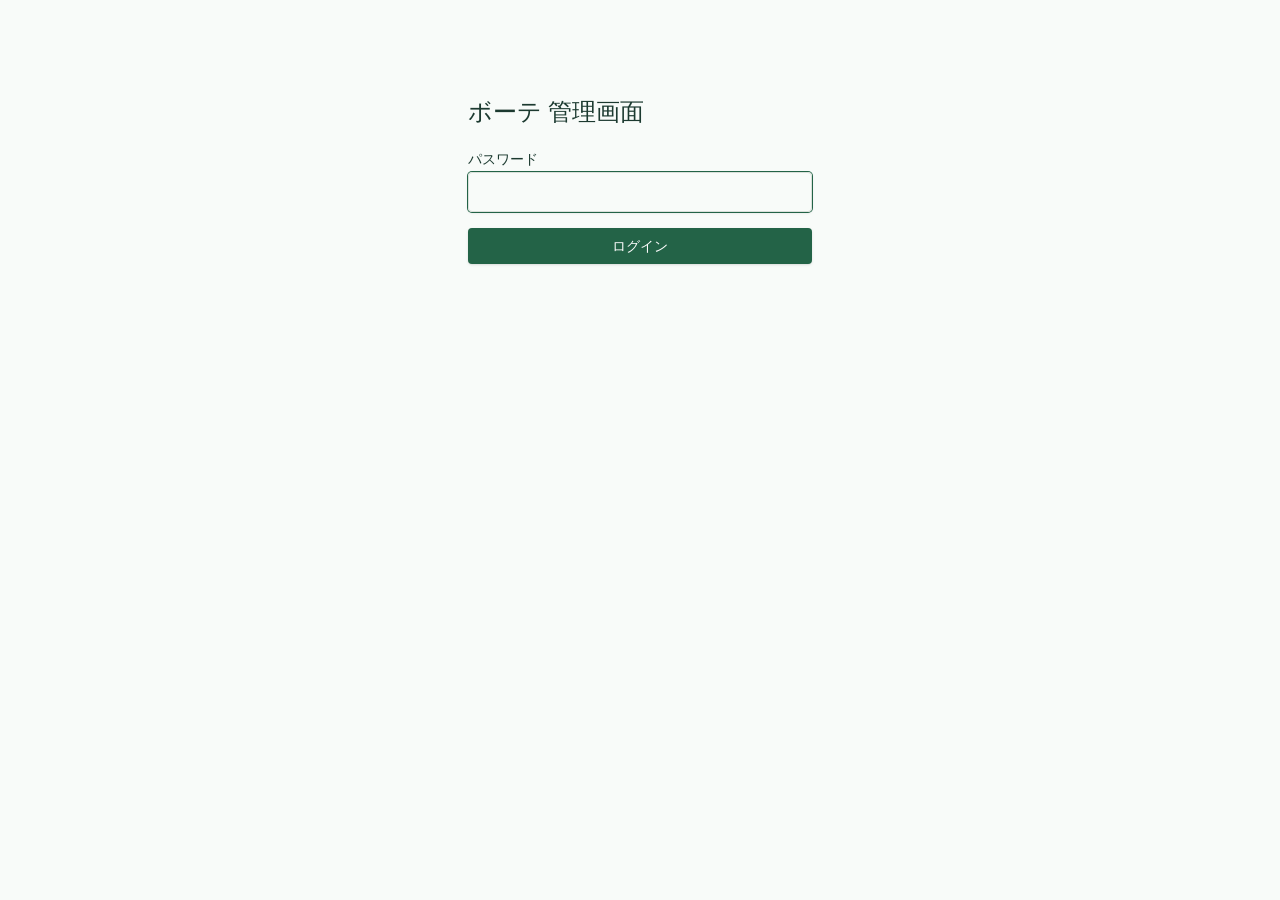
<file: admin.html>
<!doctype html>
<html lang="ja"><head><meta charset="UTF-8"><meta name="viewport" content="width=device-width, initial-scale=1"><meta name="robots" content="noindex,nofollow"><meta name="referrer" content="no-referrer"><title>ボーテ｜管理画面</title><meta name="description" content="ボーテのスタッフ用予約・顧客管理画面。"><meta property="og:title" content="ボーテ｜管理画面"><meta property="og:description" content="スタッフ用予約・顧客管理画面。"><meta property="og:type" content="website"><meta name="twitter:card" content="summary">  <script type="module" crossorigin src="./reserve-DdjNkyPg.js?v=20261105-fix14"></script>
  <link rel="stylesheet" crossorigin href="./reserve-Bw7Y57QB.css">
</head><body><div id="root"></div></body></html>
</file>
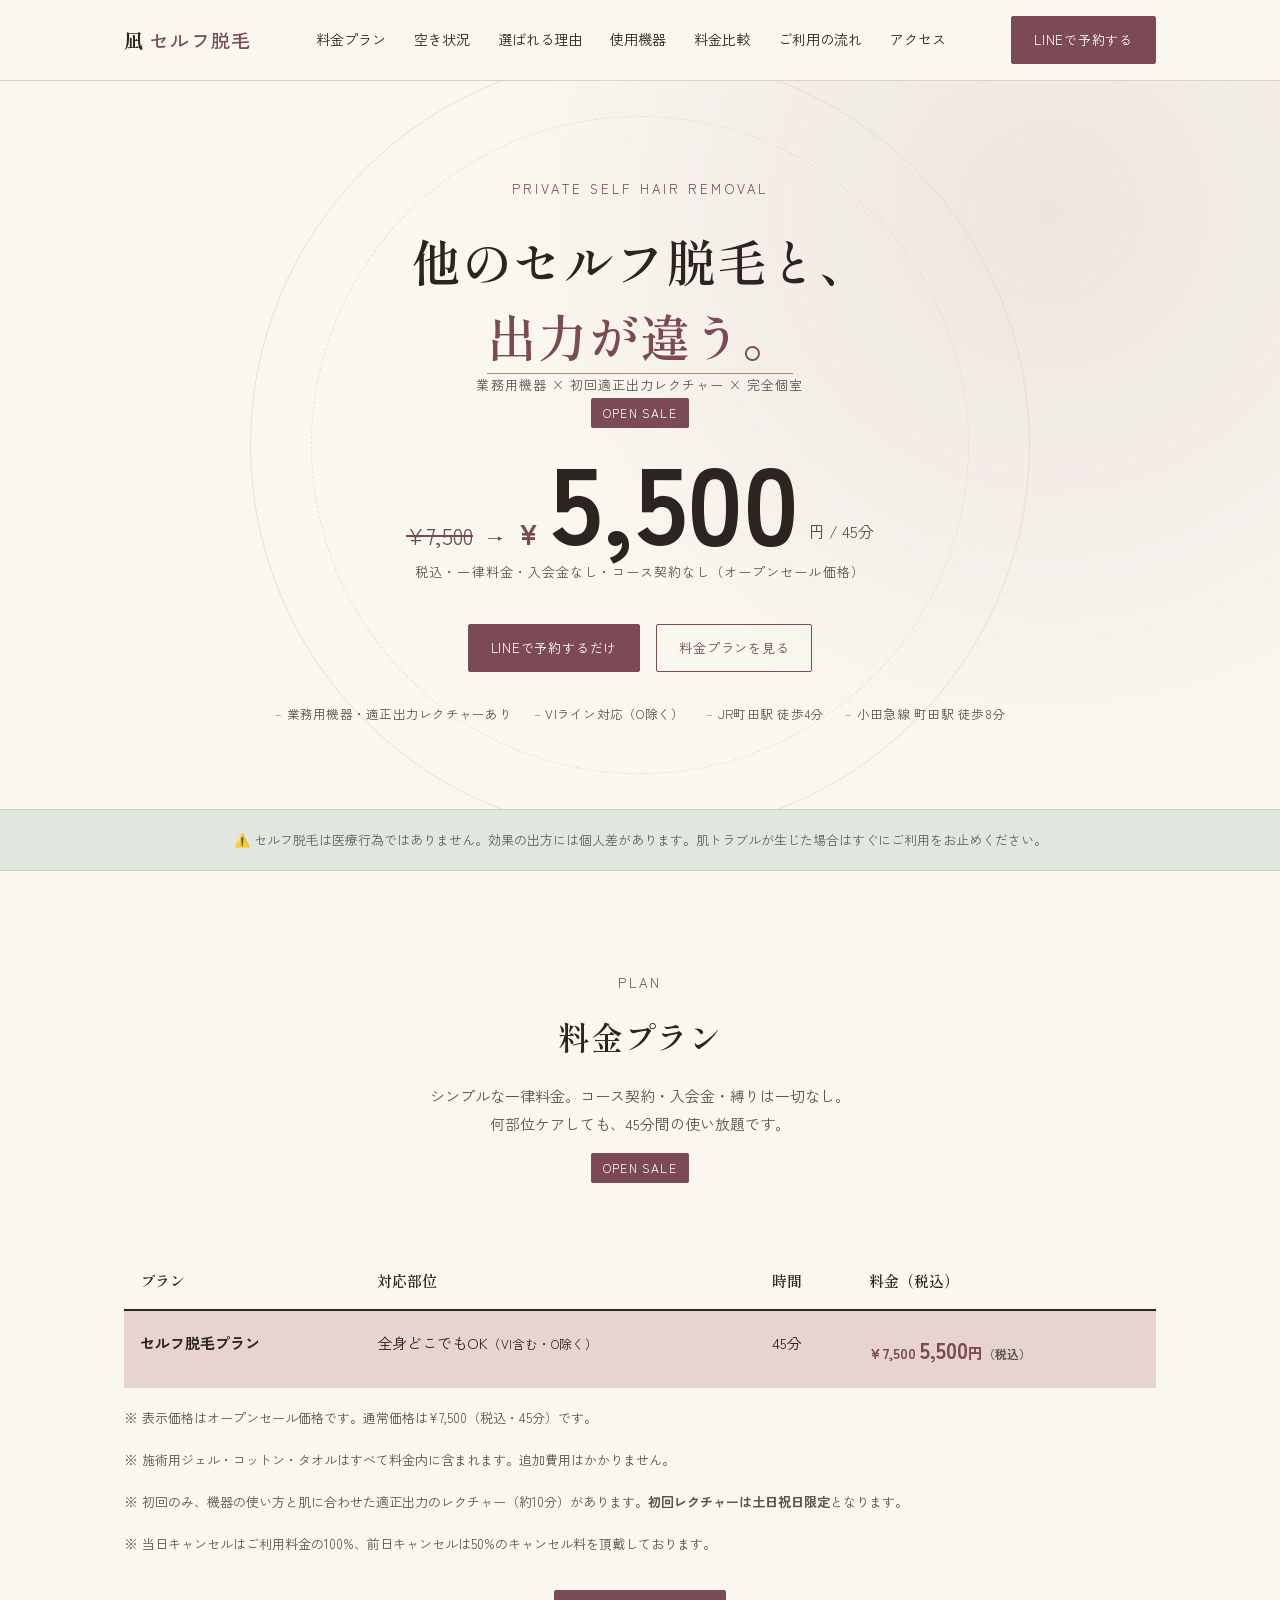
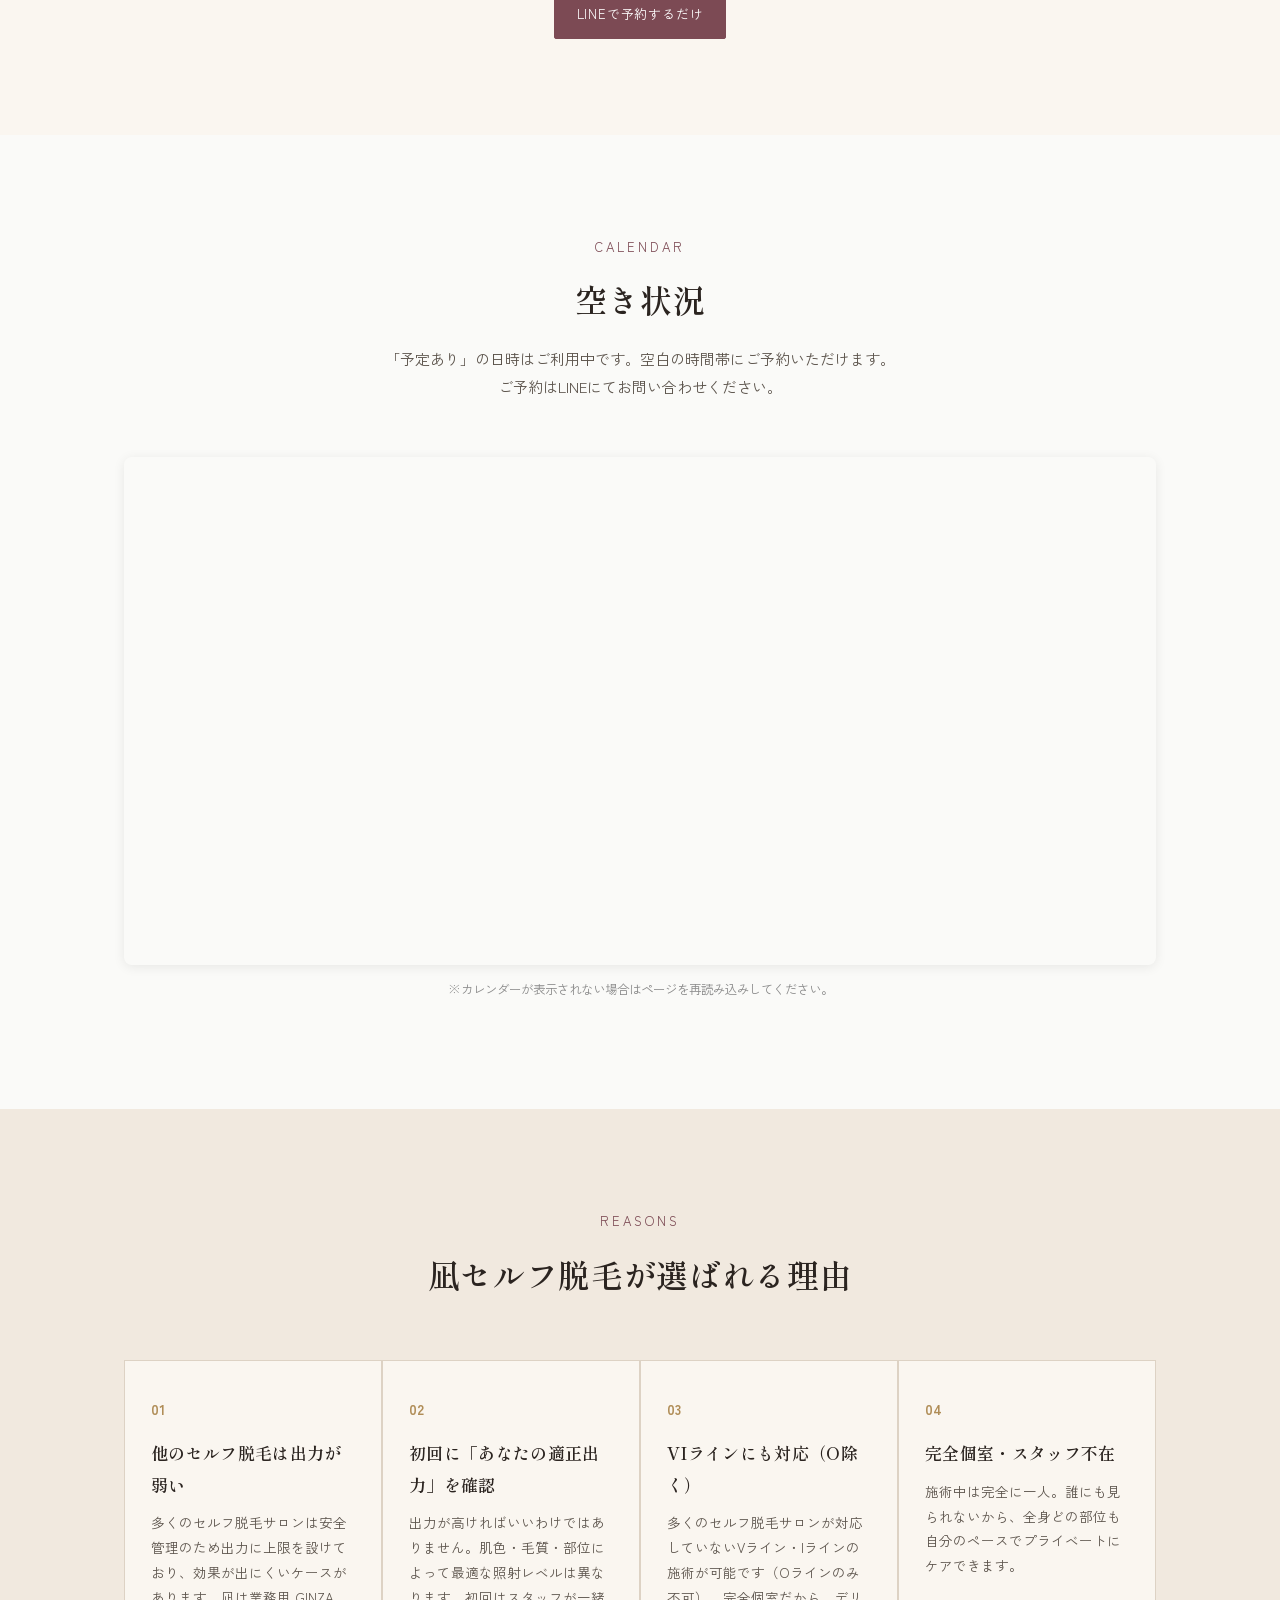
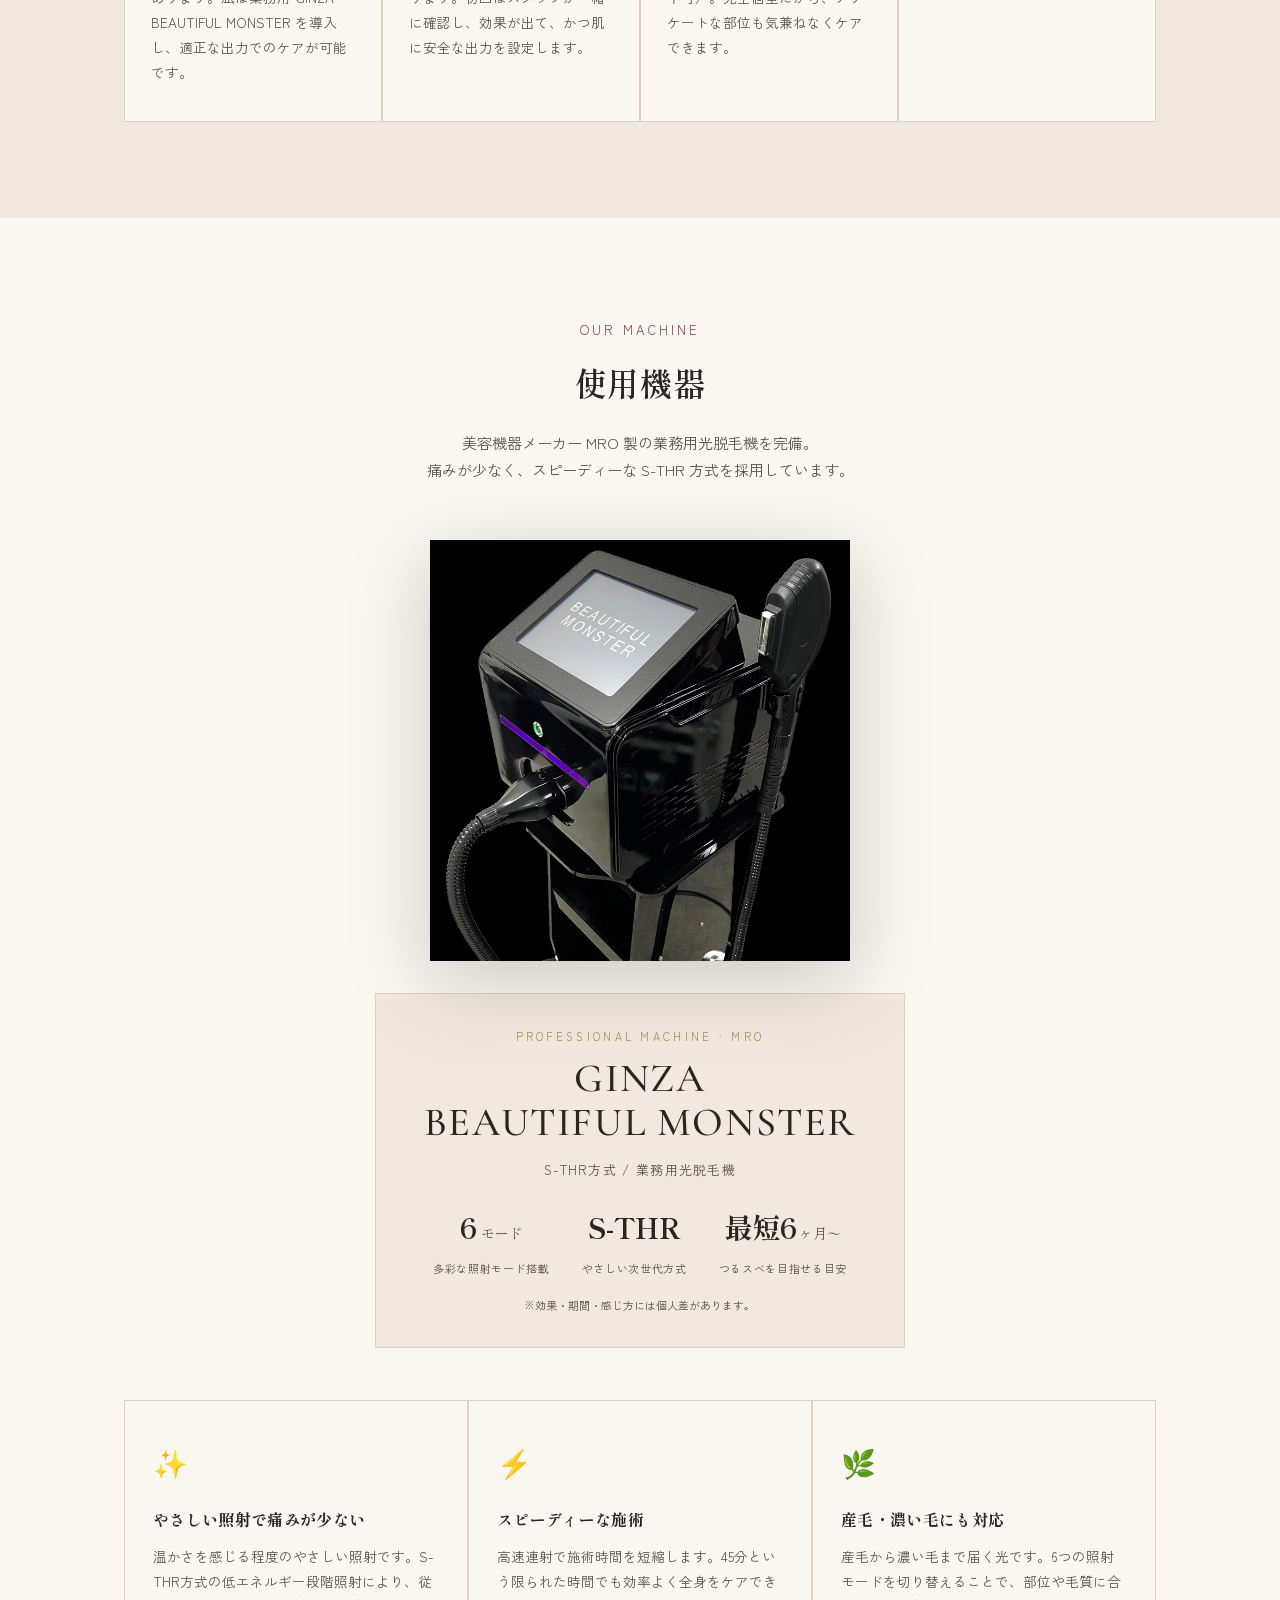
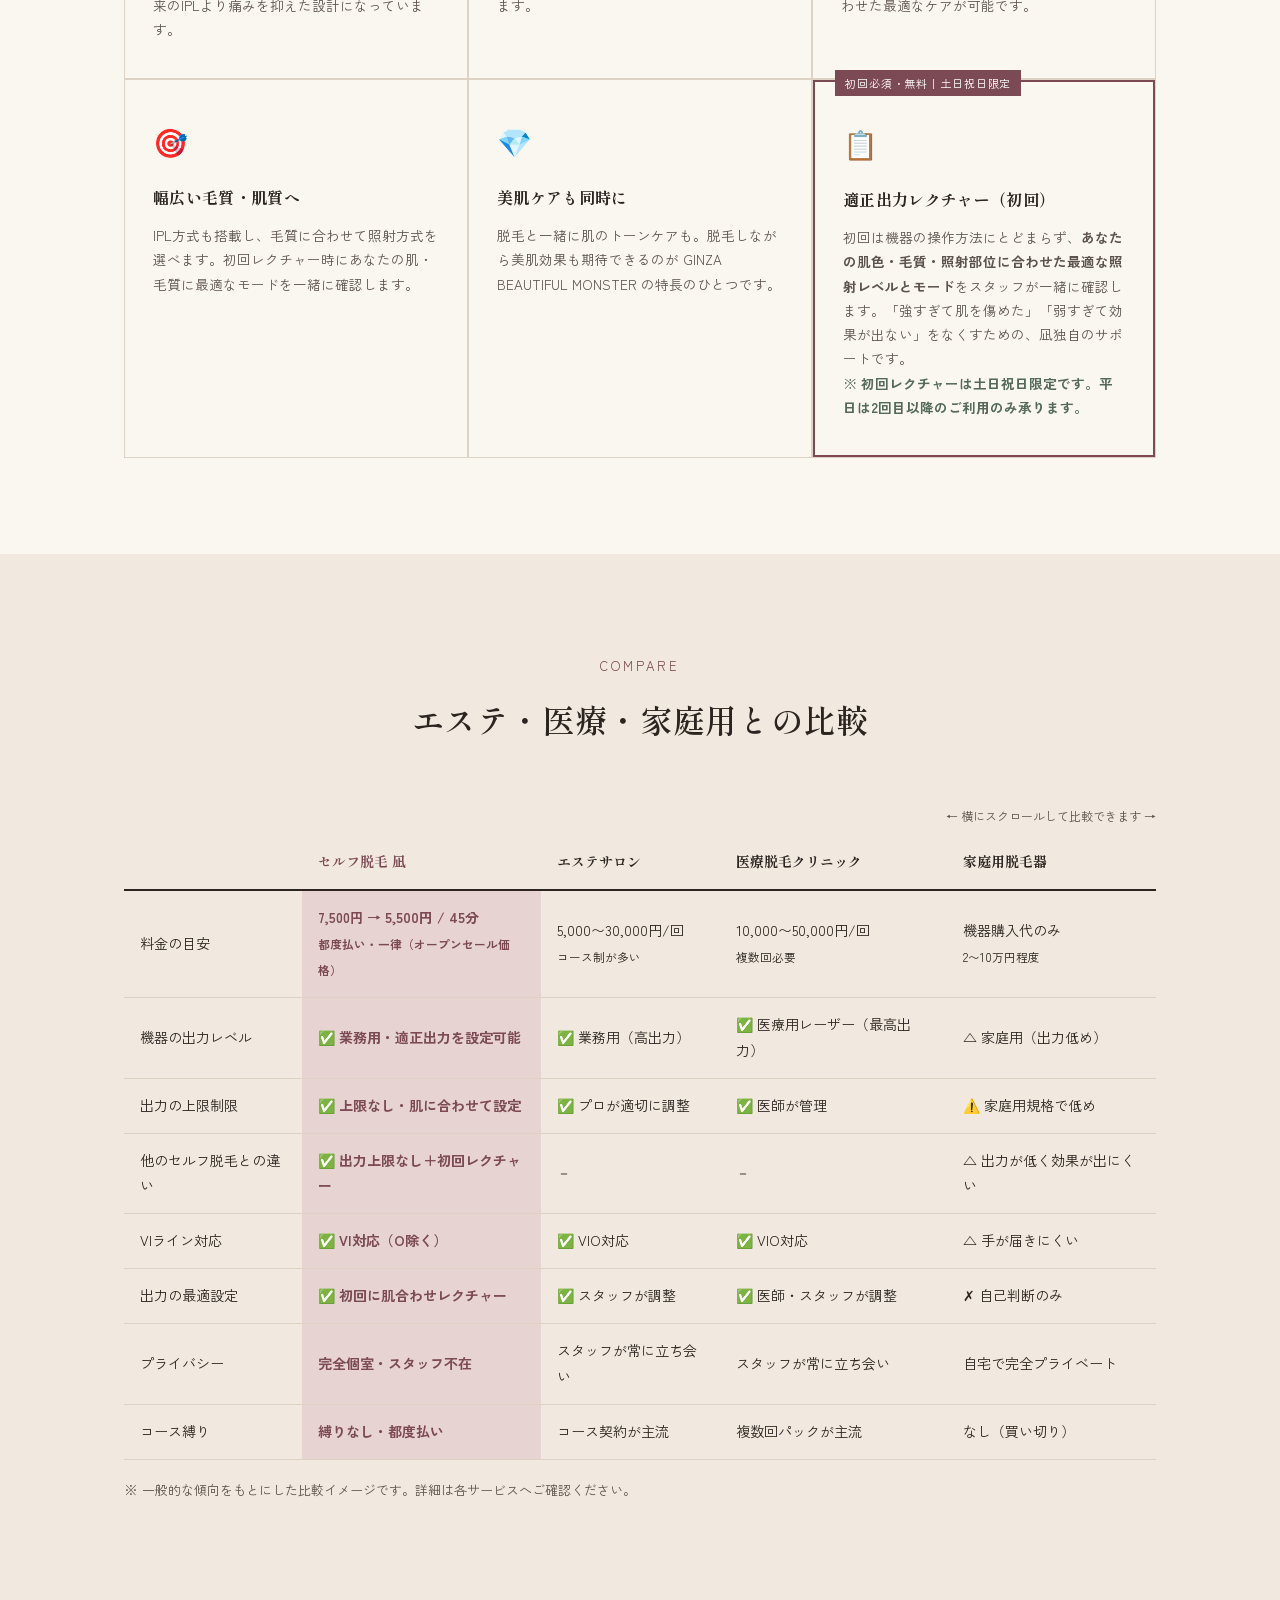
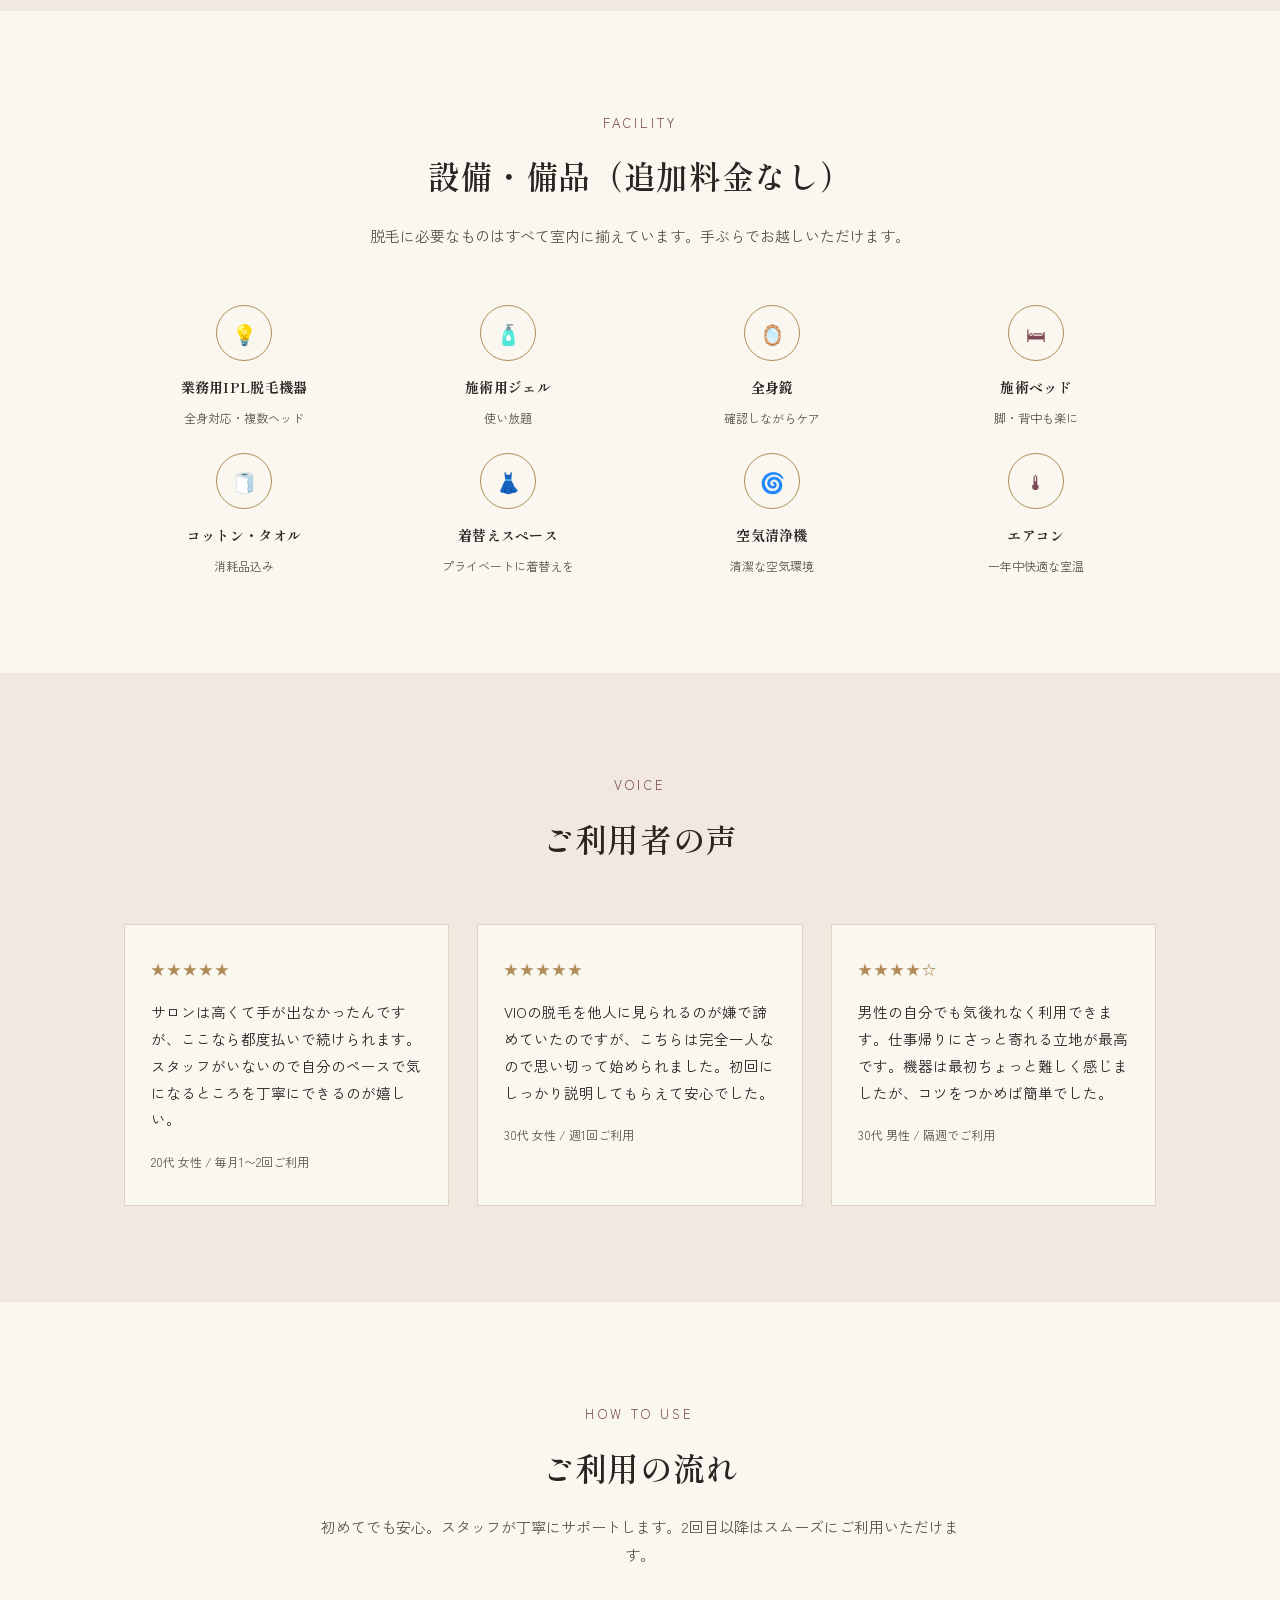
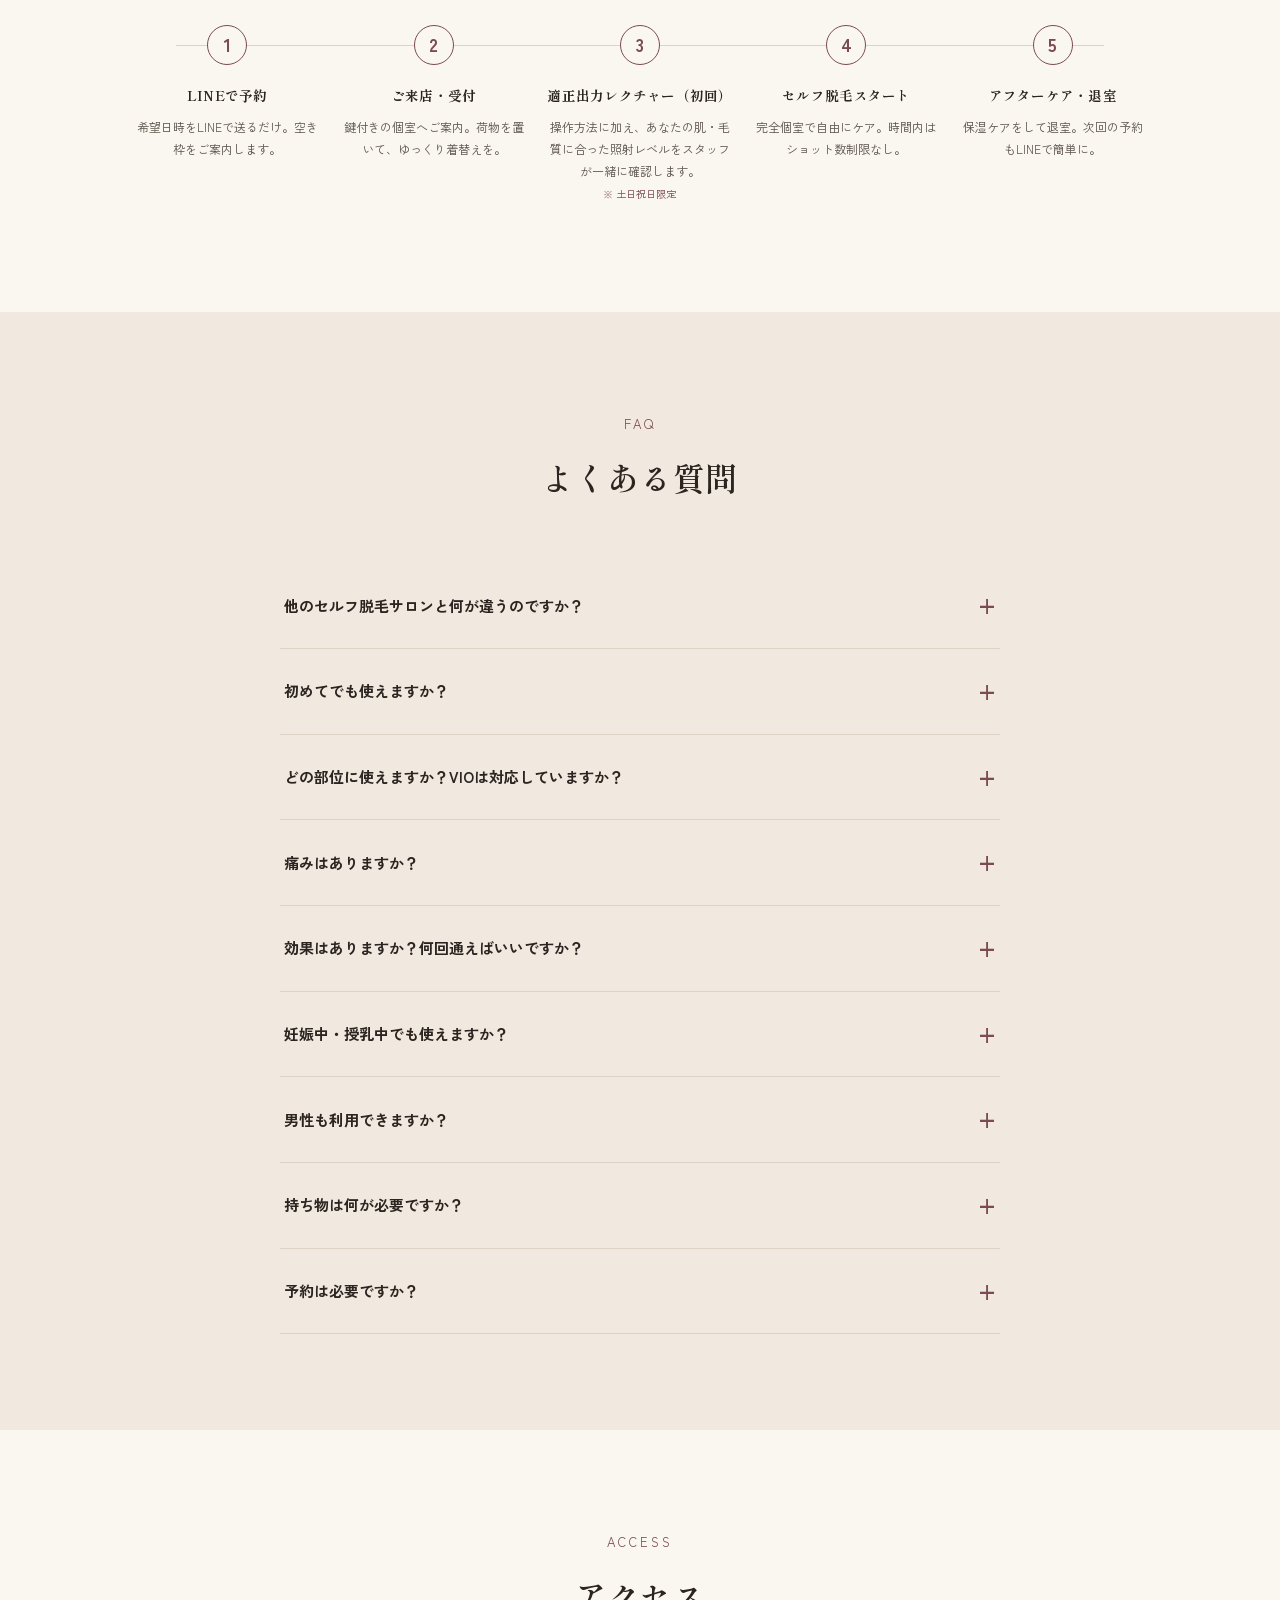
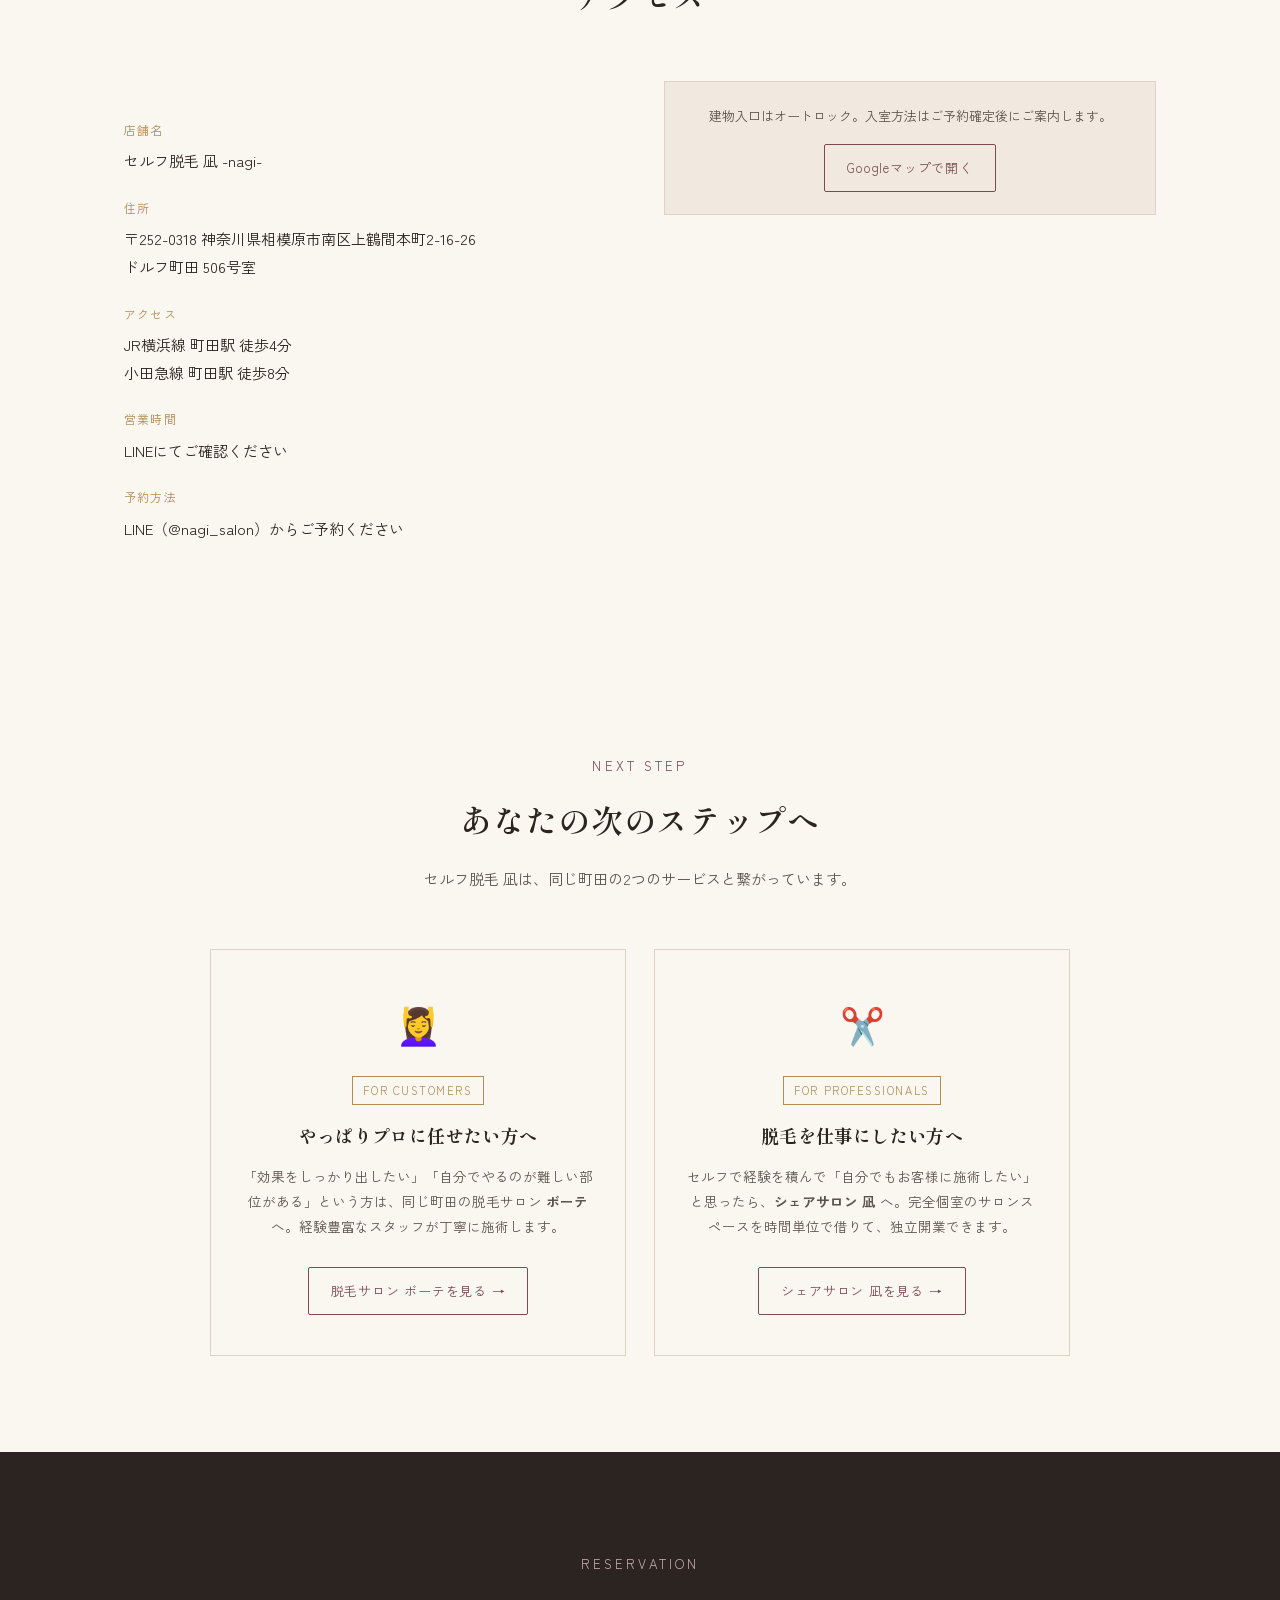
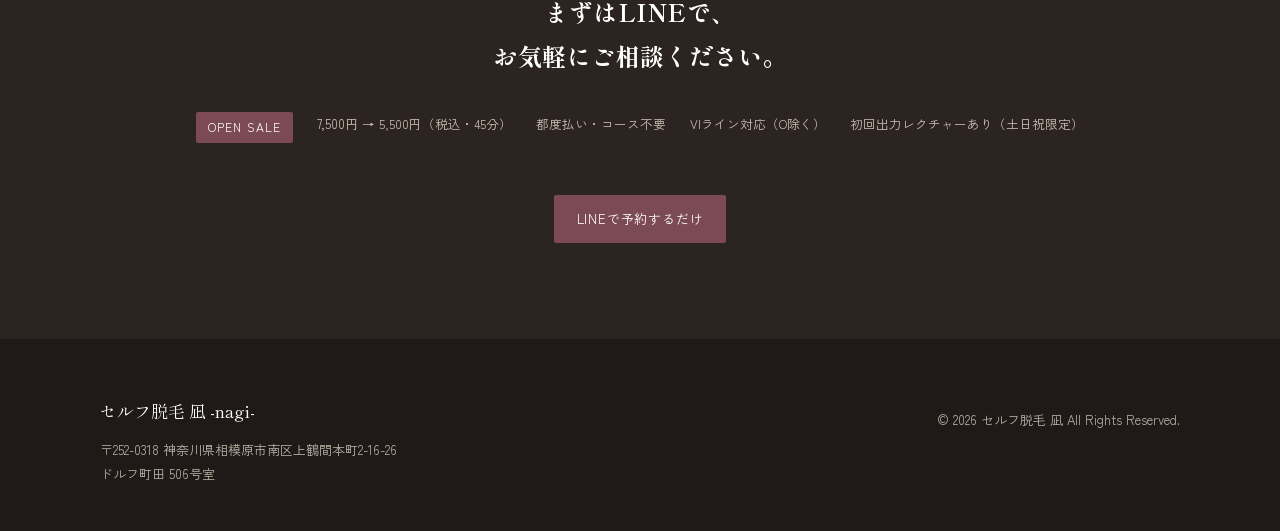
<file: depilation.html>
<!DOCTYPE html>
<html lang="ja">
<head>
<meta charset="UTF-8">
<meta name="viewport" content="width=device-width, initial-scale=1.0">
<title>セルフ脱毛 凪 -nagi-｜完全個室・オープンセール45分5,500円・業務用機器・VIライン対応｜町田</title>
<meta name="description" content="JR町田駅徒歩4分・小田急線町田駅徒歩8分。完全個室のセルフ脱毛 凪。オープンセール中は45分5,500円（税込・通常7,500円）・都度払い。業務用IPL機器を使用し、初回は肌に合わせた適正出力をレクチャー。VIラインにも対応（Oは除く）。LINEで予約するだけ。">
<link rel="preconnect" href="https://fonts.googleapis.com">
<link rel="preconnect" href="https://fonts.gstatic.com" crossorigin>
<link href="https://fonts.googleapis.com/css2?family=Shippori+Mincho:wght@500;600;800&family=Cormorant+Garamond:ital,wght@0,400;0,600;1,500&family=Zen+Kaku+Gothic+New:wght@400;500;700&display=swap" rel="stylesheet">

<!-- ================================================================
     計測タグ設定
     [1] GA4         : G-RVT58NP0VW
     [2] Google広告  : AW-18185566476
     LINEへの予約クリック時に GA4イベント / Google広告CVを送信します。
================================================================= -->
<!-- Google tag (gtag.js) : GA4 + Google Ads -->
<script async src="https://www.googletagmanager.com/gtag/js?id=G-RVT58NP0VW"></script>
<script>
  window.dataLayer = window.dataLayer || [];
  function gtag(){dataLayer.push(arguments);}
  gtag('js', new Date());
  gtag('config', 'G-RVT58NP0VW');
  gtag('config', 'AW-18185566476');
</script>
<style>
  :root{
    --paper:#FAF6F0;
    --paper-deep:#F1E9DF;
    --ink:#2B2420;
    --ink-soft:#5C544C;
    --wine:#7C4A54;
    --wine-deep:#5E3540;
    --rose-tint:#E7D4D2;
    --sage:#55695B;
    --sage-tint:#E1E7DE;
    --gold:#B08D57;
    --line:#DDD2C4;
    --radius:2px;
  }
  *{box-sizing:border-box;}
  html{scroll-behavior:smooth;}
  body{
    margin:0;
    background:var(--paper);
    color:var(--ink);
    font-family:'Zen Kaku Gothic New', sans-serif;
    font-weight:400;
    line-height:1.85;
    -webkit-font-smoothing:antialiased;
  }
  h1,h2,h3,h4{
    font-family:'Shippori Mincho', serif;
    color:var(--ink);
    margin:0;
    letter-spacing:.02em;
  }
  .num{font-family:'Zen Kaku Gothic New', sans-serif; font-style:normal; font-weight:700;}
  a{color:inherit; text-decoration:none;}
  img{max-width:100%; display:block;}
  .wrap{max-width:1080px; margin:0 auto; padding:0 24px;}
  .eyebrow{
    font-family:'Zen Kaku Gothic New', sans-serif;
    font-style:normal;
    font-size:13px;
    letter-spacing:.24em;
    color:var(--wine);
    text-transform:uppercase;
  }
  .rule{width:44px; height:1px; background:var(--gold); margin:18px 0;}
  .rule.center{margin:18px auto;}

  /* header */
  header{
    position:sticky; top:0; z-index:50;
    background:rgba(250,246,240,.92);
    backdrop-filter:blur(6px);
    border-bottom:1px solid var(--line);
  }
  .nav-inner{
    display:flex; align-items:center; justify-content:space-between;
    padding:16px 24px; max-width:1080px; margin:0 auto;
  }
  .brand{
    font-family:'Shippori Mincho', serif;
    font-size:19px; font-weight:700; letter-spacing:.06em;
  }
  .brand span{color:var(--wine); font-family:'Zen Kaku Gothic New', sans-serif; font-weight:500;}
  nav.links{display:flex; gap:28px; font-size:14px;}
  nav.links a{position:relative; padding:4px 0;}
  nav.links a:hover{color:var(--wine);}
  .cta-btn{
    background:var(--wine); color:#fff; padding:11px 22px;
    font-size:13px; letter-spacing:.06em; border-radius:var(--radius);
    display:inline-block; white-space:nowrap; transition:background .2s ease;
    border:1px solid var(--wine);
  }
  .cta-btn:hover{background:var(--wine-deep);}
  .cta-btn.outline{background:transparent; color:var(--wine);}
  .cta-btn.outline:hover{background:var(--wine); color:#fff;}
  .menu-toggle{display:none; background:none; border:none; font-size:26px; color:var(--ink); cursor:pointer;}

  /* hero */
  .hero{
    position:relative; overflow:hidden;
    padding:96px 24px 84px;
    background:
      radial-gradient(circle at 82% 18%, rgba(124,74,84,.10), transparent 45%),
      var(--paper);
    text-align:center;
  }
  .clockring{
    position:absolute; top:50%; left:50%; width:780px; height:780px;
    transform:translate(-50%,-50%);
    border-radius:50%;
    border:1px solid var(--line);
    opacity:.6;
  }
  .clockring::before{
    content:"";
    position:absolute; inset:60px;
    border-radius:50%;
    border:1px dashed var(--line);
  }
  .hero-inner{position:relative; z-index:2;}
  .hero .eyebrow{display:block; margin-bottom:22px;}
  .hero h1{
    font-size:clamp(30px, 4.6vw, 50px);
    line-height:1.5;
    font-weight:600;
  }
  .hero h1 em{
    font-style:normal; color:var(--wine); border-bottom:1px solid var(--gold); padding-bottom:2px;
  }
  .price-mark{
    margin:40px auto 8px; display:inline-flex; align-items:baseline; gap:10px;
  }
  .price-mark .yen{font-family:'Zen Kaku Gothic New', sans-serif; font-size:28px; font-weight:700; color:var(--wine);}
  .price-mark .figure{font-size:110px; line-height:1; color:var(--ink);}
  .price-mark .unit{font-size:16px; color:var(--ink-soft); align-self:flex-end; margin-bottom:14px;}
  .sale-badge{
    display:inline-block; background:var(--wine); color:#fff;
    font-size:12px; letter-spacing:.1em; padding:4px 12px;
    border-radius:var(--radius); margin-bottom:14px;
  }
  .price-compare{
    display:flex; align-items:baseline; justify-content:center; gap:14px; flex-wrap:wrap;
  }
  .price-compare .old-price{
    font-size:22px; color:var(--ink-soft); text-decoration:line-through; text-decoration-color:var(--wine);
  }
  .price-compare .arrow{font-size:16px; color:var(--ink-soft);}
  .hero .tax{font-size:13px; color:var(--ink-soft); letter-spacing:.08em;}
  .hero-ctas{margin-top:40px; display:flex; gap:16px; justify-content:center; flex-wrap:wrap;}
  .hero-tags{
    margin-top:30px; display:flex; gap:10px 22px; justify-content:center; flex-wrap:wrap;
    font-size:12.5px; color:var(--ink-soft); letter-spacing:.02em;
  }
  .hero-tags span::before{content:"–  "; color:var(--gold);}

  /* section shell */
  section{padding:96px 24px;}
  .section-head{text-align:center; max-width:640px; margin:0 auto 56px;}
  .section-head h2{font-size:clamp(24px,3vw,32px); font-weight:600; margin-top:10px;}
  .section-head p{color:var(--ink-soft); margin-top:16px; font-size:15px;}
  .band{background:var(--paper-deep);}

  /* price table */
  table.plan{width:100%; border-collapse:collapse; font-size:15px; margin-top:8px;}
  table.plan thead th{
    text-align:left; font-family:'Shippori Mincho', serif; font-weight:600;
    padding:14px 16px; border-bottom:2px solid var(--ink);
  }
  table.plan td{padding:18px 16px; border-bottom:1px solid var(--line); vertical-align:top;}
  table.plan tr.highlight td{background:var(--rose-tint);}
  table.plan .menu-name{font-weight:700;}
  table.plan .price{font-size:15px; color:var(--wine); font-weight:700; white-space:nowrap;}
  table.plan .price .num{font-size:22px;}
  table.plan .price small{font-family:'Zen Kaku Gothic New',sans-serif; font-size:12px; color:var(--ink-soft);}
  .plan-note{font-size:13px; color:var(--ink-soft); margin-top:18px;}

  /* reasons grid */
  .reasons{display:grid; grid-template-columns:repeat(4,1fr); gap:2px; background:var(--line); border:1px solid var(--line);}
  .reason{background:var(--paper); padding:36px 26px;}
  .reason .rn{color:var(--gold); font-size:14px;}
  .reason h3{font-size:17px; margin:14px 0 10px; font-weight:600;}
  .reason p{font-size:13.5px; color:var(--ink-soft); margin:0;}

  /* machine features */
  .machine-grid{display:grid; grid-template-columns:repeat(3,1fr); gap:2px; background:var(--line); border:1px solid var(--line);}
  .machine-card{background:var(--paper); padding:36px 28px;}
  .machine-card .ico{
    font-size:28px; margin-bottom:16px; display:block;
  }
  .machine-card h3{font-size:16px; font-weight:700; margin-bottom:10px;}
  .machine-card p{font-size:13.5px; color:var(--ink-soft); margin:0; line-height:1.8;}

  /* comparison */
  .compare-scroll{overflow-x:auto; -webkit-overflow-scrolling:touch;}
  table.compare{width:100%; min-width:640px; border-collapse:collapse; font-size:14px;}
  table.compare th, table.compare td{padding:14px 16px; border-bottom:1px solid var(--line); text-align:left;}
  table.compare thead th{font-family:'Shippori Mincho',serif; border-bottom:2px solid var(--ink);}
  table.compare thead th.us{color:var(--wine);}
  table.compare td.us{color:var(--wine); font-weight:700; background:var(--rose-tint);}
  .scroll-hint{font-size:12px; color:var(--ink-soft); text-align:right; margin-bottom:8px;}

  /* facilities */
  .facilities{display:grid; grid-template-columns:repeat(4,1fr); gap:24px;}
  .facility{text-align:center;}
  .facility .ico{
    width:56px; height:56px; margin:0 auto 14px; border-radius:50%;
    border:1px solid var(--gold); display:flex; align-items:center; justify-content:center;
    color:var(--wine); font-size:20px;
  }
  .facility h4{font-size:14px; font-weight:700;}
  .facility p{font-size:12px; color:var(--ink-soft); margin:6px 0 0;}

  /* voice */
  .voices{display:grid; grid-template-columns:repeat(3,1fr); gap:28px;}
  .voice{background:var(--paper); border:1px solid var(--line); padding:32px 26px;}
  .voice .stars{color:var(--gold); letter-spacing:2px; font-size:14px;}
  .voice p{font-size:14.5px; margin:16px 0 0; color:var(--ink);}
  .voice .who{margin-top:18px; font-size:12px; color:var(--ink-soft);}

  /* flow */
  .flow{display:grid; grid-template-columns:repeat(5,1fr); gap:0; position:relative;}
  .flow::before{
    content:""; position:absolute; top:20px; left:5%; right:5%; height:1px; background:var(--line);
  }
  .flow-step{position:relative; text-align:center; padding:0 10px;}
  .flow-step .fnum{
    width:40px; height:40px; border-radius:50%; background:var(--paper); border:1px solid var(--wine);
    color:var(--wine); font-size:18px;
    display:flex; align-items:center; justify-content:center; margin:0 auto 18px; position:relative; z-index:2;
  }
  .flow-step h4{font-size:13.5px; font-weight:700;}
  .flow-step p{font-size:12px; color:var(--ink-soft); margin-top:8px;}

  /* faq */
  .faq-item{border-bottom:1px solid var(--line);}
  .faq-item summary{
    cursor:pointer; padding:22px 4px; font-weight:700; font-size:15px;
    display:flex; justify-content:space-between; align-items:center; list-style:none;
  }
  .faq-item summary::-webkit-details-marker{display:none;}
  .faq-item summary::after{content:"+"; font-family:'Zen Kaku Gothic New',sans-serif; font-size:22px; color:var(--wine);}
  .faq-item[open] summary::after{content:"–";}
  .faq-item .a{padding:0 4px 22px; font-size:14px; color:var(--ink-soft);}

  /* access */
  .access-grid{display:grid; grid-template-columns:1fr 1fr; gap:48px; align-items:start;}
  .access-info dt{font-size:12px; letter-spacing:.1em; color:var(--gold); margin-top:22px;}
  .access-info dd{margin:6px 0 0; font-size:15px;}
  .access-photo{border:1px solid var(--line); background:var(--paper-deep); overflow:hidden;}
  .access-photo-cap{padding:22px; text-align:center;}
  .access-photo-cap p{font-size:13px; color:var(--ink-soft); margin:0 0 16px;}

  /* final cta */
  .final{
    background:var(--ink); color:#F1E9DF; text-align:center;
  }
  .final h2{color:#fff;}
  .final .eyebrow{color:#C9A9AE;}
  .final .tagbar{
    margin-top:34px; display:flex; gap:10px 24px; justify-content:center; flex-wrap:wrap; font-size:12.5px; color:#C9BFB4;
  }

  footer{background:#1F1A17; color:#B9AFA5; padding:56px 24px 32px; font-size:13px;}
  .footer-inner{max-width:1080px; margin:0 auto; display:flex; justify-content:space-between; flex-wrap:wrap; gap:24px;}
  .footer-brand{font-family:'Shippori Mincho', serif; color:#fff; font-size:17px;}
  .fixed-cta{
    position:fixed; bottom:0; left:0; right:0; z-index:60;
    background:var(--wine); padding:12px 20px; text-align:center; display:none;
  }
  .fixed-cta a{color:#fff; font-size:14px; letter-spacing:.04em;}

  /* クロスリンク */
  .crosslink-grid{display:grid; grid-template-columns:1fr 1fr; gap:28px; max-width:860px; margin:0 auto;}
  .crosslink-card{
    background:var(--paper); border:1px solid var(--line);
    padding:40px 32px; text-align:center;
  }
  .crosslink-card .cl-ico{font-size:36px; display:block; margin-bottom:18px;}
  .crosslink-card h3{font-size:18px; font-weight:700; margin-bottom:12px;}
  .crosslink-card p{font-size:13.5px; color:var(--ink-soft); margin:0 0 28px; line-height:1.85;}
  .crosslink-card .tag{
    display:inline-block; font-size:11px; letter-spacing:.14em;
    border:1px solid var(--gold); color:var(--gold);
    padding:3px 10px; margin-bottom:14px;
  }

  @media (max-width: 600px){
    .crosslink-grid{grid-template-columns:1fr;}
  }

  /* カレンダー */
  #calendar{background:#fafaf8;}
  .calendar-wrap{margin:24px 0 12px; border-radius:8px; overflow:hidden; box-shadow:0 2px 12px rgba(0,0,0,.08);}
  .cal-note{font-size:.78rem; color:#888; text-align:center;}

  /* 注意事項バナー */
  .caution-band{
    background:var(--sage-tint); border-top:1px solid #C8D4C4; border-bottom:1px solid #C8D4C4;
    padding:18px 24px; text-align:center;
  }
  .caution-band p{font-size:13px; color:var(--sage); margin:0;}

  @media (max-width: 960px){
    .machine-grid{grid-template-columns:repeat(2,1fr);}
  }
  @media (max-width: 880px){
    .reasons{grid-template-columns:repeat(2,1fr);}
    .facilities{grid-template-columns:repeat(2,1fr);}
    .voices{grid-template-columns:1fr;}
    .flow{grid-template-columns:repeat(3,1fr); row-gap:36px;}
    .flow::before{display:none;}
    .access-grid{grid-template-columns:1fr;}
  }
  @media (max-width: 680px){
    nav.links{display:none;}
    .menu-toggle{display:block;}
    .clockring{width:420px; height:420px;}
    section{padding:64px 18px;}
    .fixed-cta{display:block;}
    body{padding-bottom:56px; font-size:14.5px;}
    .hero{padding:64px 18px 56px;}
    .hero h1{font-size:clamp(25px, 7.4vw, 34px); line-height:1.6;}
    .hero .tax{font-size:12px;}
    .hero-ctas .cta-btn{width:100%; max-width:320px; text-align:center; padding:14px 20px; font-size:14px;}
    .hero-tags{font-size:12px; gap:8px 16px;}
    .hero-tags span{white-space:nowrap;}
    .section-head{margin-bottom:40px;}
    .section-head h2{font-size:21px;}
    .section-head p{font-size:14px;}
    table.plan{font-size:14px;}
    table.plan td, table.plan thead th{padding:14px 10px;}
    table.plan .price .num{font-size:20px;}
    .reasons{grid-template-columns:1fr;}
    .reason{padding:26px 20px;}
    .reason p{font-size:13px;}
    .machine-grid{grid-template-columns:1fr;}
    .machine-card{padding:28px 20px;}
    .facility h4{font-size:13px;}
    .voice{padding:24px 18px;}
    .flow{grid-template-columns:repeat(2,1fr); row-gap:36px;}
    .flow::before{display:none;}
    .faq-item summary{font-size:14px;}
    .tagbar span{white-space:nowrap;}
    .final h2{font-size:22px;}
    .final .cta-btn{width:100%; max-width:320px; padding:14px 20px;}
    .plan-note{font-size:12px;}
    .calendar-wrap iframe{height:400px;}
  }
  @media (prefers-reduced-motion: reduce){
    html{scroll-behavior:auto;}
  }
</style>
</head>
<body>

<header>
  <div class="nav-inner">
    <a class="brand" href="#top">凪 <span>セルフ脱毛</span></a>
    <nav class="links">
      <a href="#plan">料金プラン</a>
      <a href="#calendar">空き状況</a>
      <a href="#reasons">選ばれる理由</a>
      <a href="#machine">使用機器</a>
      <a href="#compare">料金比較</a>
      <a href="#flow">ご利用の流れ</a>
      <a href="#access">アクセス</a>
    </nav>
    <a class="cta-btn" href="https://lin.ee/ta4pzFx">LINEで予約する</a>
    <button class="menu-toggle" aria-label="メニュー">☰</button>
  </div>
</header>

<main id="top">

  <!-- HERO -->
  <section class="hero">
    <div class="clockring" aria-hidden="true"></div>
    <div class="hero-inner wrap">
      <span class="eyebrow">Private Self Hair Removal</span>
      <h1>他のセルフ脱毛と、<br><em>出力が違う。</em></h1>
      <div class="tax">業務用機器 × 初回適正出力レクチャー × 完全個室</div>
      <span class="sale-badge">OPEN SALE</span>
      <div class="price-compare">
        <span class="old-price">¥7,500</span>
        <span class="arrow">→</span>
        <div class="price-mark" style="margin:0;">
          <span class="yen">¥</span>
          <span class="figure num">5,500</span>
          <span class="unit">円 / 45分</span>
        </div>
      </div>
      <div class="tax">税込・一律料金・入会金なし・コース契約なし（オープンセール価格）</div>
      <div class="hero-ctas">
        <a class="cta-btn" href="https://lin.ee/ta4pzFx">LINEで予約するだけ</a>
        <a class="cta-btn outline" href="#plan">料金プランを見る</a>
      </div>
      <div class="hero-tags">
        <span>業務用機器・適正出力レクチャーあり</span>
        <span>VIライン対応（O除く）</span>
        <span>JR町田駅 徒歩4分</span>
        <span>小田急線 町田駅 徒歩8分</span>
      </div>
    </div>
  </section>

  <!-- 注意事項 -->
  <div class="caution-band">
    <p>⚠️ セルフ脱毛は医療行為ではありません。効果の出方には個人差があります。肌トラブルが生じた場合はすぐにご利用をお止めください。</p>
  </div>

  <!-- PLAN -->
  <section id="plan">
    <div class="wrap">
      <div class="section-head">
        <span class="eyebrow">Plan</span>
        <h2>料金プラン</h2>
        <p>シンプルな一律料金。コース契約・入会金・縛りは一切なし。<br>何部位ケアしても、45分間の使い放題です。</p>
        <p style="margin-top:10px;"><span class="sale-badge">OPEN SALE</span></p>
      </div>
      <table class="plan">
        <thead>
          <tr>
            <th>プラン</th>
            <th>対応部位</th>
            <th>時間</th>
            <th>料金（税込）</th>
          </tr>
        </thead>
        <tbody>
          <tr class="highlight">
            <td class="menu-name">セルフ脱毛プラン</td>
            <td>全身どこでもOK<small>（VI含む・O除く）</small></td>
            <td>45分</td>
            <td class="price">
              <span class="old-price" style="font-size:14px;">¥7,500</span>
              <span class="num">5,500</span>円<small>（税込）</small>
            </td>
          </tr>
        </tbody>
      </table>
      <p class="plan-note">※ 表示価格はオープンセール価格です。通常価格は¥7,500（税込・45分）です。</p>
      <p class="plan-note">※ 施術用ジェル・コットン・タオルはすべて料金内に含まれます。追加費用はかかりません。</p>
      <p class="plan-note">※ 初回のみ、機器の使い方と肌に合わせた適正出力のレクチャー（約10分）があります。<strong>初回レクチャーは土日祝日限定</strong>となります。</p>
      <p class="plan-note">※ 当日キャンセルはご利用料金の100%、前日キャンセルは50%のキャンセル料を頂戴しております。</p>
      <div style="text-align:center; margin-top:34px;">
        <a class="cta-btn" href="https://lin.ee/ta4pzFx">LINEで予約するだけ</a>
      </div>
    </div>
  </section>

  <!-- CALENDAR -->
  <section id="calendar" class="band">
    <div class="wrap">
      <div class="section-head">
        <span class="eyebrow">Calendar</span>
        <h2>空き状況</h2>
        <p>「予定あり」の日時はご利用中です。空白の時間帯にご予約いただけます。<br>ご予約はLINEにてお問い合わせください。</p>
      </div>
      <div class="calendar-wrap">
        <iframe src="https://calendar.google.com/calendar/embed?src=salon.beaute.machida%40gmail.com&src=13ceef1ec1acc03a8a95773acafda292c65c784964fa4df39c7c363532427a66%40group.calendar.google.com&src=90db97099a7a01af49e391eabf5d8e7a203a958fe61568d42576a5c7dee0ae35%40group.calendar.google.com&ctz=Asia%2FTokyo&mode=WEEK&showTitle=0&showNav=1&showDate=1&showPrint=0&showTabs=0&showCalendars=0&showTz=0&hl=ja&showEventDetail=0" style="border:0" width="100%" height="500" frameborder="0" scrolling="no"></iframe>
      </div>
      <p class="cal-note">※カレンダーが表示されない場合はページを再読み込みしてください。</p>
    </div>
  </section>

  <!-- REASONS -->
  <section id="reasons" class="band">
    <div class="wrap">
      <div class="section-head">
        <span class="eyebrow">Reasons</span>
        <h2>凪セルフ脱毛が選ばれる理由</h2>
      </div>
      <div class="reasons">
        <div class="reason">
          <div class="rn num">01</div>
          <h3>他のセルフ脱毛は出力が弱い</h3>
          <p>多くのセルフ脱毛サロンは安全管理のため出力に上限を設けており、効果が出にくいケースがあります。凪は業務用 GINZA BEAUTIFUL MONSTER を導入し、適正な出力でのケアが可能です。</p>
        </div>
        <div class="reason">
          <div class="rn num">02</div>
          <h3>初回に「あなたの適正出力」を確認</h3>
          <p>出力が高ければいいわけではありません。肌色・毛質・部位によって最適な照射レベルは異なります。初回はスタッフが一緒に確認し、効果が出て、かつ肌に安全な出力を設定します。</p>
        </div>
        <div class="reason">
          <div class="rn num">03</div>
          <h3>VIラインにも対応（O除く）</h3>
          <p>多くのセルフ脱毛サロンが対応していないVライン・Iラインの施術が可能です（Oラインのみ不可）。完全個室だから、デリケートな部位も気兼ねなくケアできます。</p>
        </div>
        <div class="reason">
          <div class="rn num">04</div>
          <h3>完全個室・スタッフ不在</h3>
          <p>施術中は完全に一人。誰にも見られないから、全身どの部位も自分のペースでプライベートにケアできます。</p>
        </div>
      </div>
    </div>
  </section>

  <!-- MACHINE -->
  <section id="machine">
    <div class="wrap">
      <div class="section-head">
        <span class="eyebrow">Our Machine</span>
        <h2>使用機器</h2>
        <p>美容機器メーカー MRO 製の業務用光脱毛機を完備。<br>痛みが少なく、スピーディーな S-THR 方式を採用しています。</p>
      </div>

      <!-- 機器名バナー -->
      <div style="text-align:center; margin-bottom:52px;">
        <img src="[data-uri]" alt="GINZA BEAUTIFUL MONSTER" style="max-width:420px; width:100%; display:block; margin:0 auto 32px; filter:drop-shadow(0 20px 40px rgba(0,0,0,0.18));">
        <div style="display:inline-block; border:1px solid var(--line); padding:32px 48px; background:var(--paper-deep);">
          <div style="font-size:11px; letter-spacing:.3em; color:var(--gold); margin-bottom:10px;">PROFESSIONAL MACHINE · MRO</div>
          <div style="font-family:'Cormorant Garamond',serif; font-size:clamp(26px,4vw,40px); font-weight:500; line-height:1.1; letter-spacing:.04em; color:var(--ink);">GINZA<br>BEAUTIFUL MONSTER</div>
          <div style="margin-top:14px; font-size:13px; color:var(--ink-soft); letter-spacing:.1em;">S-THR方式 / 業務用光脱毛機</div>
          <div style="margin-top:20px; display:flex; gap:32px; justify-content:center; flex-wrap:wrap;">
            <div style="text-align:center;">
              <div style="font-family:'Shippori Mincho',serif; font-size:28px; font-weight:700; color:var(--ink);">6<span style="font-size:14px; font-weight:400; color:var(--ink-soft); margin-left:4px;">モード</span></div>
              <div style="font-size:11px; color:var(--ink-soft); margin-top:4px; letter-spacing:.06em;">多彩な照射モード搭載</div>
            </div>
            <div style="text-align:center;">
              <div style="font-family:'Shippori Mincho',serif; font-size:28px; font-weight:700; color:var(--ink);">S-THR</div>
              <div style="font-size:11px; color:var(--ink-soft); margin-top:4px; letter-spacing:.06em;">やさしい次世代方式</div>
            </div>
            <div style="text-align:center;">
              <div style="font-family:'Shippori Mincho',serif; font-size:28px; font-weight:700; color:var(--ink);">最短6<span style="font-size:14px; font-weight:400; color:var(--ink-soft); margin-left:2px;">ヶ月〜</span></div>
              <div style="font-size:11px; color:var(--ink-soft); margin-top:4px; letter-spacing:.06em;">つるスベを目指せる目安</div>
            </div>
          </div>
          <div style="margin-top:16px; font-size:11px; color:var(--ink-soft);">※効果・期間・感じ方には個人差があります。</div>
        </div>
      </div>

      <div class="machine-grid">
        <div class="machine-card">
          <span class="ico">✨</span>
          <h3>やさしい照射で痛みが少ない</h3>
          <p>温かさを感じる程度のやさしい照射です。S-THR方式の低エネルギー段階照射により、従来のIPLより痛みを抑えた設計になっています。</p>
        </div>
        <div class="machine-card">
          <span class="ico">⚡</span>
          <h3>スピーディーな施術</h3>
          <p>高速連射で施術時間を短縮します。45分という限られた時間でも効率よく全身をケアできます。</p>
        </div>
        <div class="machine-card">
          <span class="ico">🌿</span>
          <h3>産毛・濃い毛にも対応</h3>
          <p>産毛から濃い毛まで届く光です。6つの照射モードを切り替えることで、部位や毛質に合わせた最適なケアが可能です。</p>
        </div>
        <div class="machine-card">
          <span class="ico">🎯</span>
          <h3>幅広い毛質・肌質へ</h3>
          <p>IPL方式も搭載し、毛質に合わせて照射方式を選べます。初回レクチャー時にあなたの肌・毛質に最適なモードを一緒に確認します。</p>
        </div>
        <div class="machine-card">
          <span class="ico">💎</span>
          <h3>美肌ケアも同時に</h3>
          <p>脱毛と一緒に肌のトーンケアも。脱毛しながら美肌効果も期待できるのが GINZA BEAUTIFUL MONSTER の特長のひとつです。</p>
        </div>
        <div class="machine-card" style="border:2px solid var(--wine); position:relative;">
          <span style="position:absolute;top:-12px;left:20px;background:var(--wine);color:#fff;font-size:11px;letter-spacing:.08em;padding:3px 10px;">初回必須・無料｜土日祝日限定</span>
          <span class="ico">📋</span>
          <h3>適正出力レクチャー（初回）</h3>
          <p>初回は機器の操作方法にとどまらず、<strong>あなたの肌色・毛質・照射部位に合わせた最適な照射レベルとモード</strong>をスタッフが一緒に確認します。「強すぎて肌を傷めた」「弱すぎて効果が出ない」をなくすための、凪独自のサポートです。<br><strong style="color:var(--sage);">※ 初回レクチャーは土日祝日限定です。平日は2回目以降のご利用のみ承ります。</strong></p>
        </div>
      </div>
    </div>
  </section>

  <!-- COMPARE -->
  <section id="compare" class="band">
    <div class="wrap">
      <div class="section-head">
        <span class="eyebrow">Compare</span>
        <h2>エステ・医療・家庭用との比較</h2>
      </div>
      <div class="scroll-hint">← 横にスクロールして比較できます →</div>
      <div class="compare-scroll">
        <table class="compare">
          <thead>
            <tr>
              <th></th>
              <th class="us">セルフ脱毛 凪</th>
              <th>エステサロン</th>
              <th>医療脱毛クリニック</th>
              <th>家庭用脱毛器</th>
            </tr>
          </thead>
          <tbody>
            <tr>
              <td>料金の目安</td>
              <td class="us"><span class="old-price" style="font-size:13px;">7,500円</span> → 5,500円 / 45分<br><small>都度払い・一律（オープンセール価格）</small></td>
              <td>5,000〜30,000円/回<br><small>コース制が多い</small></td>
              <td>10,000〜50,000円/回<br><small>複数回必要</small></td>
              <td>機器購入代のみ<br><small>2〜10万円程度</small></td>
            </tr>
            <tr>
              <td>機器の出力レベル</td>
              <td class="us">✅ 業務用・適正出力を設定可能</td>
              <td>✅ 業務用（高出力）</td>
              <td>✅ 医療用レーザー（最高出力）</td>
              <td>△ 家庭用（出力低め）</td>
            </tr>
            <tr>
              <td>出力の上限制限</td>
              <td class="us">✅ 上限なし・肌に合わせて設定</td>
              <td>✅ プロが適切に調整</td>
              <td>✅ 医師が管理</td>
              <td>⚠️ 家庭用規格で低め</td>
            </tr>
            <tr>
              <td>他のセルフ脱毛との違い</td>
              <td class="us">✅ 出力上限なし＋初回レクチャー</td>
              <td>－</td>
              <td>－</td>
              <td>△ 出力が低く効果が出にくい</td>
            </tr>
            <tr>
              <td>VIライン対応</td>
              <td class="us">✅ VI対応（O除く）</td>
              <td>✅ VIO対応</td>
              <td>✅ VIO対応</td>
              <td>△ 手が届きにくい</td>
            </tr>
            <tr>
              <td>出力の最適設定</td>
              <td class="us">✅ 初回に肌合わせレクチャー</td>
              <td>✅ スタッフが調整</td>
              <td>✅ 医師・スタッフが調整</td>
              <td>✗ 自己判断のみ</td>
            </tr>
            <tr>
              <td>プライバシー</td>
              <td class="us">完全個室・スタッフ不在</td>
              <td>スタッフが常に立ち会い</td>
              <td>スタッフが常に立ち会い</td>
              <td>自宅で完全プライベート</td>
            </tr>
            <tr>
              <td>コース縛り</td>
              <td class="us">縛りなし・都度払い</td>
              <td>コース契約が主流</td>
              <td>複数回パックが主流</td>
              <td>なし（買い切り）</td>
            </tr>
          </tbody>
        </table>
      </div>
      <p class="plan-note">※ 一般的な傾向をもとにした比較イメージです。詳細は各サービスへご確認ください。</p>
    </div>
  </section>

  <!-- FACILITY -->
  <section id="facility">
    <div class="wrap">
      <div class="section-head">
        <span class="eyebrow">Facility</span>
        <h2>設備・備品（追加料金なし）</h2>
        <p>脱毛に必要なものはすべて室内に揃えています。手ぶらでお越しいただけます。</p>
      </div>
      <div class="facilities">
        <div class="facility"><div class="ico">💡</div><h4>業務用IPL脱毛機器</h4><p>全身対応・複数ヘッド</p></div>
        <div class="facility"><div class="ico">🧴</div><h4>施術用ジェル</h4><p>使い放題</p></div>
        <div class="facility"><div class="ico">🪞</div><h4>全身鏡</h4><p>確認しながらケア</p></div>
        <div class="facility"><div class="ico">🛏</div><h4>施術ベッド</h4><p>脚・背中も楽に</p></div>
        <div class="facility"><div class="ico">🧻</div><h4>コットン・タオル</h4><p>消耗品込み</p></div>
        <div class="facility"><div class="ico">👗</div><h4>着替えスペース</h4><p>プライベートに着替えを</p></div>
        <div class="facility"><div class="ico">🌀</div><h4>空気清浄機</h4><p>清潔な空気環境</p></div>
        <div class="facility"><div class="ico">🌡</div><h4>エアコン</h4><p>一年中快適な室温</p></div>
      </div>
    </div>
  </section>

  <!-- VOICE -->
  <section class="band">
    <div class="wrap">
      <div class="section-head">
        <span class="eyebrow">Voice</span>
        <h2>ご利用者の声</h2>
      </div>
      <div class="voices">
        <div class="voice">
          <div class="stars">★★★★★</div>
          <p>サロンは高くて手が出なかったんですが、ここなら都度払いで続けられます。スタッフがいないので自分のペースで気になるところを丁寧にできるのが嬉しい。</p>
          <div class="who">20代 女性 / 毎月1〜2回ご利用</div>
        </div>
        <div class="voice">
          <div class="stars">★★★★★</div>
          <p>VIOの脱毛を他人に見られるのが嫌で諦めていたのですが、こちらは完全一人なので思い切って始められました。初回にしっかり説明してもらえて安心でした。</p>
          <div class="who">30代 女性 / 週1回ご利用</div>
        </div>
        <div class="voice">
          <div class="stars">★★★★☆</div>
          <p>男性の自分でも気後れなく利用できます。仕事帰りにさっと寄れる立地が最高です。機器は最初ちょっと難しく感じましたが、コツをつかめば簡単でした。</p>
          <div class="who">30代 男性 / 隔週でご利用</div>
        </div>
      </div>
    </div>
  </section>

  <!-- FLOW -->
  <section id="flow">
    <div class="wrap">
      <div class="section-head">
        <span class="eyebrow">How to Use</span>
        <h2>ご利用の流れ</h2>
        <p>初めてでも安心。スタッフが丁寧にサポートします。2回目以降はスムーズにご利用いただけます。</p>
      </div>
      <div class="flow">
        <div class="flow-step">
          <div class="fnum num">1</div>
          <h4>LINEで予約</h4>
          <p>希望日時をLINEで送るだけ。空き枠をご案内します。</p>
        </div>
        <div class="flow-step">
          <div class="fnum num">2</div>
          <h4>ご来店・受付</h4>
          <p>鍵付きの個室へご案内。荷物を置いて、ゆっくり着替えを。</p>
        </div>
        <div class="flow-step">
          <div class="fnum num">3</div>
          <h4>適正出力レクチャー（初回）</h4>
          <p>操作方法に加え、あなたの肌・毛質に合った照射レベルをスタッフが一緒に確認します。<br><small style="color:var(--wine);">※ 土日祝日限定</small></p>
        </div>
        <div class="flow-step">
          <div class="fnum num">4</div>
          <h4>セルフ脱毛スタート</h4>
          <p>完全個室で自由にケア。時間内はショット数制限なし。</p>
        </div>
        <div class="flow-step">
          <div class="fnum num">5</div>
          <h4>アフターケア・退室</h4>
          <p>保湿ケアをして退室。次回の予約もLINEで簡単に。</p>
        </div>
      </div>
    </div>
  </section>

  <!-- FAQ -->
  <section id="faq" class="band">
    <div class="wrap">
      <div class="section-head">
        <span class="eyebrow">FAQ</span>
        <h2>よくある質問</h2>
      </div>
      <div style="max-width:720px; margin:0 auto;">

        <details class="faq-item">
          <summary>他のセルフ脱毛サロンと何が違うのですか？</summary>
          <div class="a">最大の違いは<strong>出力レベル</strong>です。多くのセルフ脱毛サロンは安全管理や機器の仕様上、出力に上限が設けられており、効果が出にくい場合があります。凪では業務用機器「GINZA BEAUTIFUL MONSTER」を導入し、出力に制限を設けていません。ただし出力が高ければいいわけではなく、肌色・毛質・部位によって最適な照射レベルは異なります。そのため<strong>初回に必ずスタッフが適正出力を一緒に確認</strong>します。効果が出て、かつ肌に安全な出力でケアできるのが凪の特長です。</div>
        </details>

        <details class="faq-item">
          <summary>初めてでも使えますか？</summary>
          <div class="a">はい、大丈夫です。初回ご来店時は機器の操作方法の説明だけでなく、<strong>あなたの肌色・毛質・照射予定の部位に合わせた適正な照射レベル</strong>をスタッフが一緒に確認します（約10分）。「自分に合った出力がわからない」という不安を解消してからスタートできるので、はじめての方でも安心してご利用いただけます。2回目以降は確認済みの設定を参考に、一人でスムーズにご利用いただけます。<br><strong>なお、初回レクチャーは土日祝日限定です。</strong>初めてのご来店は土日祝日にてご予約ください。</div>
        </details>

        <details class="faq-item">
          <summary>どの部位に使えますか？VIOは対応していますか？</summary>
          <div class="a">顔（うぶ毛・口周り）・脇・腕・脚・背中・お腹・Vライン・Iラインなど全身に対応しています。<br><strong>Vライン（逆三角形部分）・Iライン（際のライン）は対応可能です。</strong>ただし、Oライン（肛門周辺）のみ衛生上の理由からご利用いただけません。<br>また、粘膜部位・ホクロ・タトゥー・日焼けした肌・炎症がある部位への照射はお控えください。</div>
        </details>

        <details class="faq-item">
          <summary>痛みはありますか？</summary>
          <div class="a">SHR方式の低エネルギー段階照射と冷却ヘッドの組み合わせにより、従来のIPLに比べて痛みが少ない設計です。ただし個人差があります。照射レベルを調整しながらご利用ください。</div>
        </details>

        <details class="faq-item">
          <summary>効果はありますか？何回通えばいいですか？</summary>
          <div class="a">IPL脱毛は医療レーザーと異なり、効果には個人差があります。一般的に2〜4週間おきに複数回の施術を続けることで、毛が細くなりやすい・生えにくくなるといった変化を感じる方が多いです。まずはお試し感覚で通ってみてください。</div>
        </details>

        <details class="faq-item">
          <summary>妊娠中・授乳中でも使えますか？</summary>
          <div class="a">妊娠中・授乳中の方のご利用はお控えください。また、光線過敏症・ペースメーカーを使用している方・特定の内服薬を服用中の方はご利用前に医師にご相談ください。</div>
        </details>

        <details class="faq-item">
          <summary>男性も利用できますか？</summary>
          <div class="a">はい、男性のご利用も歓迎しています。ひげ・胸・背中・腕・脚など気になる部位に幅広くご利用いただいています。</div>
        </details>

        <details class="faq-item">
          <summary>持ち物は何が必要ですか？</summary>
          <div class="a">基本的に手ぶらでお越しいただけます。着替え・ジェル・コットン・タオルはすべてご用意しています。施術後の保湿ケアのため、ご自身の保湿クリームをお持ちいただくとより安心です。</div>
        </details>

        <details class="faq-item">
          <summary>予約は必要ですか？</summary>
          <div class="a">完全予約制です。当日の空き枠もLINEでご確認いただけますが、確実にご利用いただくため事前予約をお勧めします。</div>
        </details>

      </div>
    </div>
  </section>

  <!-- ACCESS -->
  <section id="access">
    <div class="wrap">
      <div class="section-head">
        <span class="eyebrow">Access</span>
        <h2>アクセス</h2>
      </div>
      <div class="access-grid">
        <dl class="access-info">
          <dt>店舗名</dt>
          <dd>セルフ脱毛 凪 -nagi-</dd>
          <dt>住所</dt>
          <dd>〒252-0318 神奈川県相模原市南区上鶴間本町2-16-26<br>ドルフ町田 506号室</dd>
          <dt>アクセス</dt>
          <dd>JR横浜線 町田駅 徒歩4分<br>小田急線 町田駅 徒歩8分</dd>
          <dt>営業時間</dt>
          <dd>LINEにてご確認ください</dd>
          <dt>予約方法</dt>
          <dd>LINE（@nagi_salon）からご予約ください</dd>
        </dl>
        <div class="access-photo">
          <div class="access-photo-cap">
            <p>建物入口はオートロック。入室方法はご予約確定後にご案内します。</p>
            <a class="cta-btn outline" href="https://www.google.com/maps/search/?api=1&query=%E7%A5%9E%E5%A5%88%E5%B7%9D%E7%9C%8C%E7%9B%B8%E6%A8%A1%E5%8E%9F%E5%B8%82%E5%8D%97%E5%8C%BA%E4%B8%8A%E9%B6%B4%E9%96%93%E6%9C%AC%E7%94%BA2-16-26%20%E3%83%89%E3%83%AB%E3%83%95%E7%94%BA%E7%94%B0506">Googleマップで開く</a>
          </div>
        </div>
      </div>
    </div>
  </section>

  <!-- CROSSLINK -->
  <section id="crosslink">
    <div class="wrap">
      <div class="section-head">
        <span class="eyebrow">Next Step</span>
        <h2>あなたの次のステップへ</h2>
        <p>セルフ脱毛 凪は、同じ町田の2つのサービスと繋がっています。</p>
      </div>
      <div class="crosslink-grid">

        <div class="crosslink-card">
          <span class="cl-ico">💆‍♀️</span>
          <span class="tag">FOR CUSTOMERS</span>
          <h3>やっぱりプロに任せたい方へ</h3>
          <p>「効果をしっかり出したい」「自分でやるのが難しい部位がある」という方は、同じ町田の脱毛サロン <strong>ボーテ</strong> へ。経験豊富なスタッフが丁寧に施術します。</p>
          <a class="cta-btn outline" href="https://salonbeaute.github.io/salonlp/">脱毛サロン ボーテを見る →</a>
        </div>

        <div class="crosslink-card">
          <span class="cl-ico">✂️</span>
          <span class="tag">FOR PROFESSIONALS</span>
          <h3>脱毛を仕事にしたい方へ</h3>
          <p>セルフで経験を積んで「自分でもお客様に施術したい」と思ったら、<strong>シェアサロン 凪</strong> へ。完全個室のサロンスペースを時間単位で借りて、独立開業できます。</p>
          <a class="cta-btn outline" href="https://salonbeaute.github.io/salonlp/new.html">シェアサロン 凪を見る →</a>
        </div>

      </div>
    </div>
  </section>

  <!-- FINAL CTA -->
  <section class="final">
    <div class="wrap">
      <span class="eyebrow">Reservation</span>
      <h2 style="margin-top:12px;">まずはLINEで、<br>お気軽にご相談ください。</h2>
      <div class="tagbar">
        <span class="sale-badge">OPEN SALE</span>
        <span><span class="old-price" style="font-size:13px;">7,500円</span> → 5,500円（税込・45分）</span>
        <span>都度払い・コース不要</span>
        <span>VIライン対応（O除く）</span>
        <span>初回出力レクチャーあり（土日祝限定）</span>
      </div>
      <div style="margin-top:38px;">
        <a class="cta-btn" href="https://lin.ee/ta4pzFx">LINEで予約するだけ</a>
      </div>
    </div>
  </section>

</main>

<footer>
  <div class="footer-inner">
    <div>
      <div class="footer-brand">セルフ脱毛 凪 -nagi-</div>
      <p style="margin-top:12px; max-width:320px;">〒252-0318 神奈川県相模原市南区上鶴間本町2-16-26<br>ドルフ町田 506号室</p>
    </div>
    <div>
      <p>© 2026 セルフ脱毛 凪 All Rights Reserved.</p>
    </div>
  </div>
</footer>

<div class="fixed-cta">
  <a href="https://lin.ee/ta4pzFx">LINEで予約するだけ →</a>
</div>

<!-- LINE予約クリック計測 -->
<script>
  document.addEventListener('DOMContentLoaded', function () {
    var lineLinks = document.querySelectorAll('a[href*="lin.ee"], a[href*="line.me"]');
    lineLinks.forEach(function (link) {
      link.addEventListener('click', function (event) {
        var destination = link.href;
        var label = (link.textContent || '').trim();
        var openInNewTab = link.target === '_blank' || event.metaKey || event.ctrlKey || event.shiftKey || event.button === 1;

        /* GA4イベント（Google広告コンバージョンとして自動インポートされる） */
        if (typeof gtag === 'function') {
          gtag('event', 'セルフ脱毛_LINE予約クリック', {
            event_category: 'conversion',
            event_label: label,
            link_url: destination,
            page_location: window.location.href,
            transport_type: 'beacon'
          });
        }

        if (!openInNewTab) {
          event.preventDefault();
          setTimeout(function () { window.location.href = destination; }, 220);
        }
      });
    });
  });
</script>

</body>
</html>
</file>
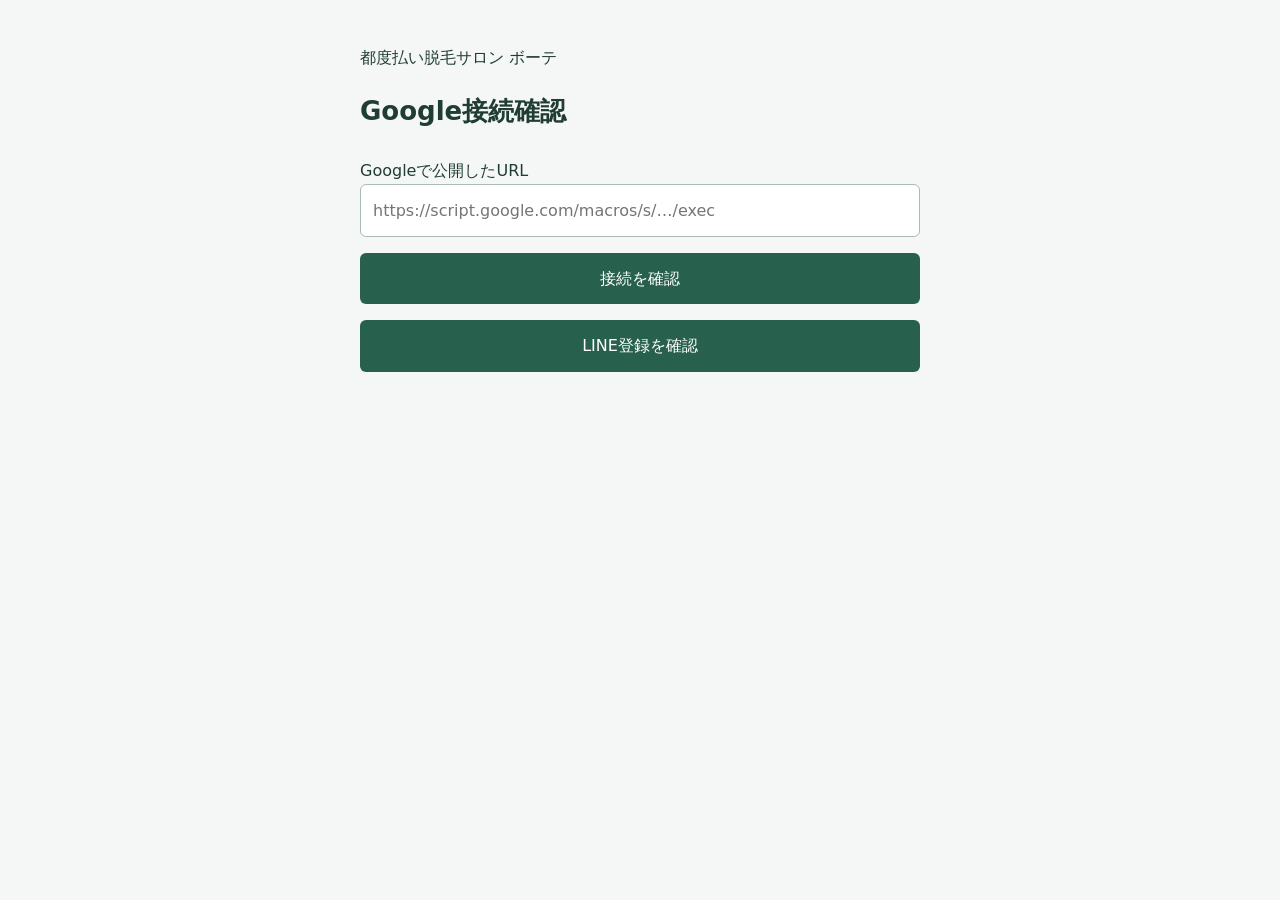
<file: probe.html>
<!DOCTYPE html>
<html lang="ja">
<head>
  <meta charset="UTF-8">
  <meta name="viewport" content="width=device-width, initial-scale=1">
  <meta name="referrer" content="no-referrer">
  <title>ボーテ｜Google接続確認</title>
  <meta name="description" content="ボーテの予約移行に向けた接続確認ページ。予約や顧客データは保存しません。">
  <style>
    :root { --bg: #f4f7f5; --fg: #203d34; --accent: #28604e; --surface: #fff; --border: #aabcb3; }
    * { box-sizing: border-box; } body { margin: 0; background: var(--bg); color: var(--fg); font: 16px/1.7 system-ui,sans-serif; }
    main { max-width: 600px; margin: auto; padding: 28px 20px; } h1 { font-size: 26px; } label { display: block; margin-top: 24px; }
    input,button { width: 100%; font: inherit; min-height: 48px; border-radius: 6px; padding: 12px; }
    input { border: 1px solid var(--border); background: var(--surface); color: var(--fg); }
    button { margin-top: 16px; border: 0; background: var(--accent); color: var(--surface); cursor: pointer; }
    button:disabled { opacity: .6; cursor: wait; } output { display: block; margin-top: 24px; white-space: pre-wrap; overflow-wrap: anywhere; }
  </style>
  <script src="https://static.line-scdn.net/liff/edge/2/sdk.js" defer></script>
</head>
<body><main>
  <p>都度払い脱毛サロン ボーテ</p><h1>Google接続確認</h1>
  <label for="endpoint">Googleで公開したURL</label>
  <input id="endpoint" type="url" autocomplete="off" placeholder="https://script.google.com/macros/s/…/exec">
  <button id="connection" type="button">接続を確認</button>
  <button id="line" type="button">LINE登録を確認</button>
  <output id="status" aria-live="polite"></output>
</main>
<script>
  const status = document.getElementById('status');
  const input = document.getElementById('endpoint');
  const connection = document.getElementById('connection');
  const line = document.getElementById('line');
  // Store only the public deployment URL to retain it across LINE login, never a token.
  try { input.value = sessionStorage.getItem('beauteProbeUrl') || ''; } catch (_) {}
  function endpoint() {
    const url = new URL(input.value.trim());
    if (url.protocol !== 'https:' || url.hostname !== 'script.google.com' || !/^\/macros\/s\/[A-Za-z0-9_-]+\/exec$/.test(url.pathname) || url.search || url.hash) throw new Error('Googleで公開した /exec のURLを入力してください。');
    try { sessionStorage.setItem('beauteProbeUrl', url.href); } catch (_) {}
    return url.href;
  }
  async function request(url, body) {
    const response = await fetch(url, body ? { method: 'POST', credentials: 'omit', redirect: 'follow', headers: { 'Content-Type': 'text/plain;charset=UTF-8' }, body: JSON.stringify(body) } : { credentials: 'omit', redirect: 'follow' });
    if (!response.ok) throw new Error('Googleへの接続を確認できませんでした。');
    return response.json();
  }
  async function run(task) {
    connection.disabled = line.disabled = true;
    status.textContent = '確認中…';
    try { await task(); } catch (error) { status.textContent = error instanceof TypeError ? '接続を確認できませんでした。Googleの公開範囲・URL・ブラウザー間の通信制限を確認する必要があります。' : (error.message || '確認できませんでした。'); }
    finally { connection.disabled = line.disabled = false; }
  }
  connection.addEventListener('click', () => run(async () => {
    const result = await request(endpoint());
    if (result.ok !== true || result.probe !== 'beaute-google-v1') throw new Error('検証用の公開URLではありません。');
    status.textContent = 'Googleへの接続を確認できました。';
  }));
  line.addEventListener('click', () => run(async () => {
    const url = endpoint();
    if (!window.liff) throw new Error('LINEの読み込みを確認できませんでした。');
    await liff.init({ liffId: '2012235758-EyEUzD50' });
    if (!liff.isLoggedIn()) {
      // Avoid the editor iframe; this probe must be hosted directly on GitHub Pages.
      liff.login({ redirectUri: location.origin + location.pathname });
      return;
    }
    const accessToken = liff.getAccessToken();
    if (!accessToken) throw new Error('LINEにもう一度ログインしてください。');
    const result = await request(url, { action: 'verifyLine', accessToken });
    if (result.ok !== true) throw new Error('Google側でLINE登録を確認できませんでした。');
    status.textContent = result.friend === true ? 'Google側でLINEの友だち登録を確認できました。' : 'ボーテのLINE公式アカウントを友だち追加してください。';
  }));
</script></body></html>
</file>
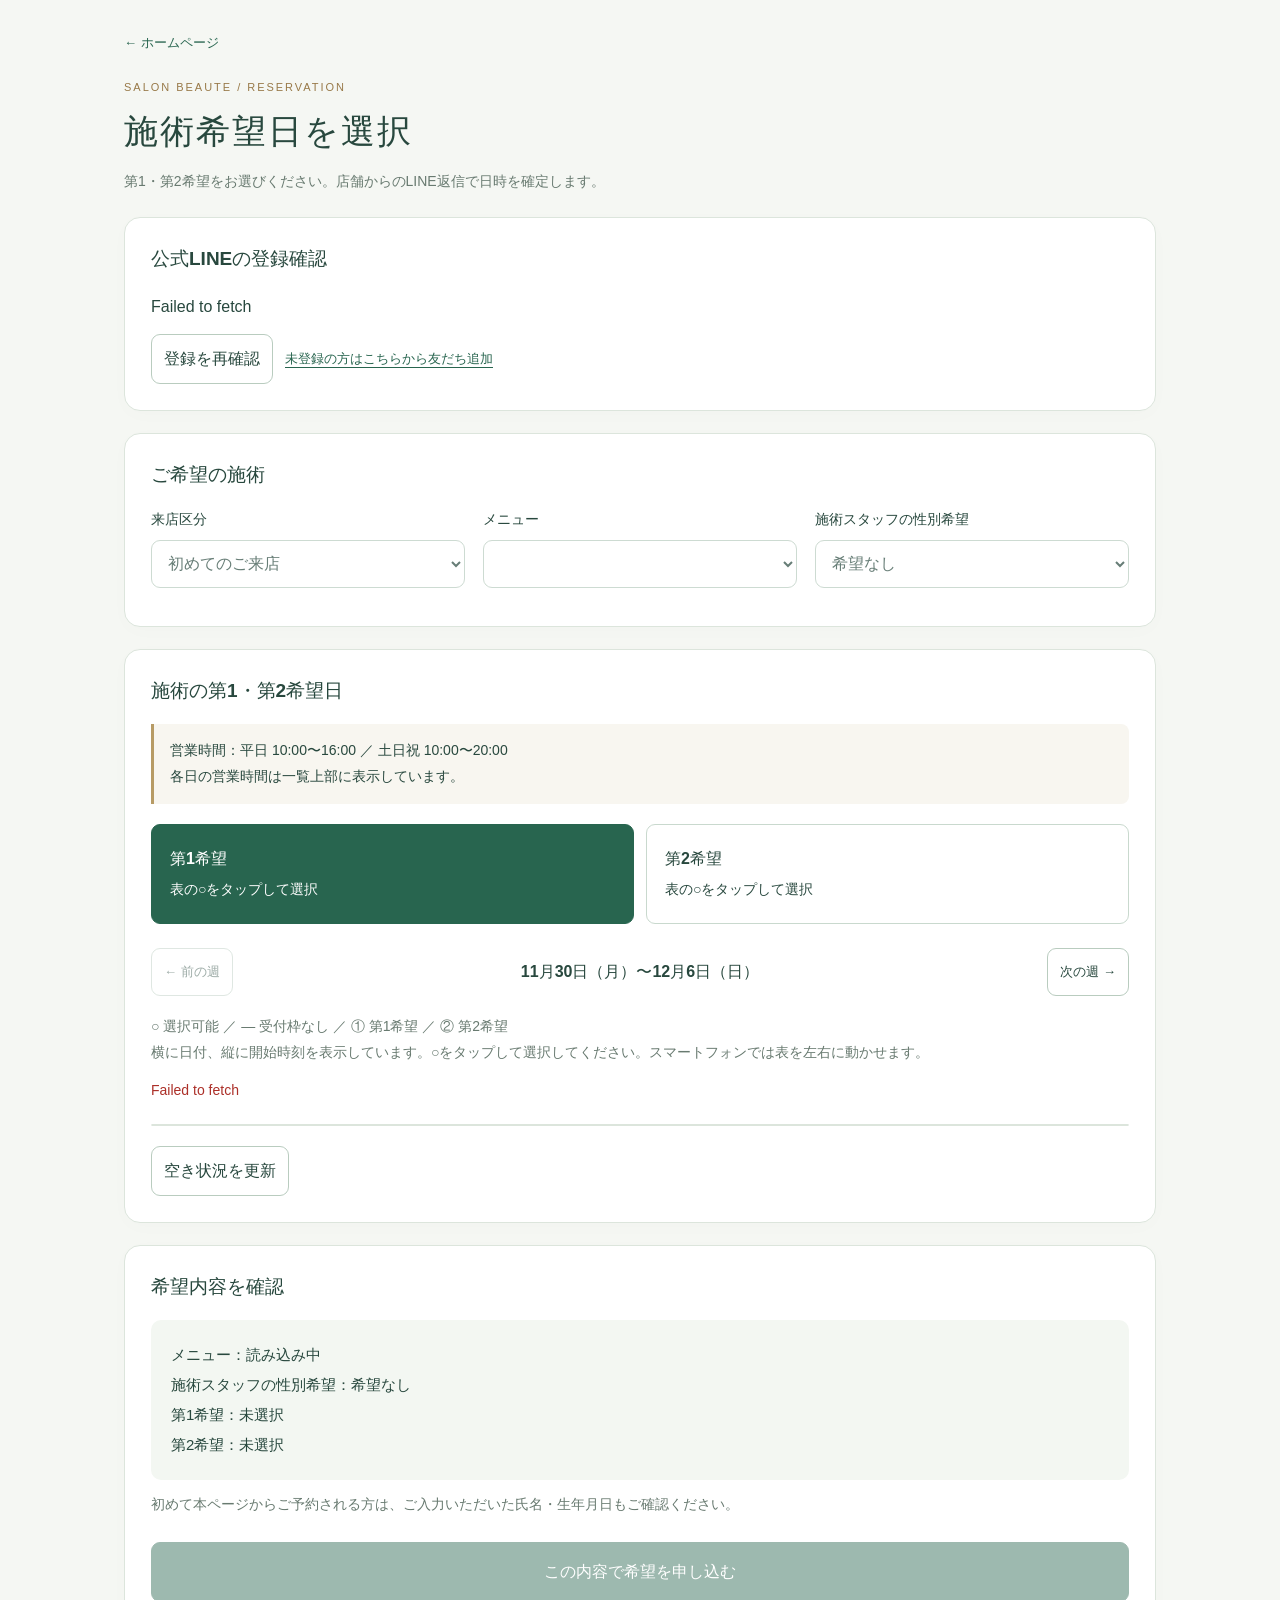
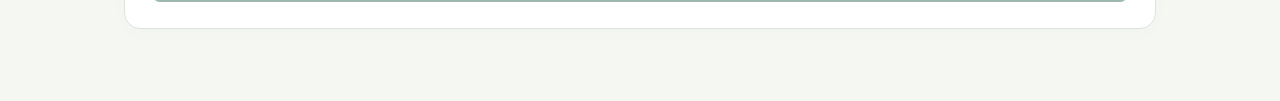
<file: reserve.html>
<!doctype html><html lang="ja"><head><meta charset="utf-8"><meta name="viewport" content="width=device-width,initial-scale=1"><meta name="referrer" content="no-referrer"><title>ボーテ｜施術希望日を選択</title><style>:root{font-family:-apple-system,BlinkMacSystemFont,"Segoe UI","Noto Sans JP",sans-serif;color:#28483e;background:#f5f7f3;font-size:16px;line-height:1.7;font-synthesis:none}*{box-sizing:border-box}body{margin:0}main{max-width:1080px;margin:auto;padding:28px 24px 72px}a{color:#28654f;text-underline-offset:4px}main>a{font-size:13px;text-decoration:none}h1{font-family:"Yu Mincho",serif;font-size:34px;font-weight:600;letter-spacing:.06em;line-height:1.5;margin:24px 0 10px}h1:before{content:"SALON BEAUTE / RESERVATION";display:block;font:11px/1.5 sans-serif;letter-spacing:.18em;color:#987948;margin-bottom:10px}h2{font-size:19px;line-height:1.6;margin:0 0 18px;font-weight:650}h3{font-size:17px;margin:0}p{margin:12px 0;line-height:1.85}section{background:#fff;border:1px solid #dce5dc;border-radius:16px;padding:26px;margin-top:22px;box-shadow:0 4px 20px #28483e04}section[hidden]{display:none}button,select,input{font:inherit;color:inherit;border:1px solid #b9ccbf;border-radius:9px;background:#fff;min-height:48px;padding:12px;max-width:100%}button{cursor:pointer;touch-action:manipulation;line-height:1.5}button:hover:not(:disabled){border-color:#28654f;background:#eef5ef}button:disabled{opacity:.45;cursor:default}button:focus-visible,a:focus-visible,input:focus-visible,select:focus-visible{outline:3px solid #c19c61;outline-offset:3px}select,input{width:100%;min-width:0}input[type=date]{appearance:none;-webkit-appearance:none;min-height:50px}.primary,button[aria-pressed=true],.slot-buttons button.selected{background:#28654f;color:#fff;border-color:#28654f}.primary:hover:not(:disabled),button[aria-pressed=true]:hover{background:#1e503e;color:#fff}.muted{color:#687a70;font-size:14px}.flex{display:flex;flex-wrap:wrap;align-items:center;gap:12px}.fields{display:grid;grid-template-columns:repeat(3,minmax(0,1fr));gap:18px}.fields label{display:grid;gap:8px;font-size:14px;font-weight:500}.fields label select,.fields label input{font-size:16px;font-weight:400}.choices{display:grid;grid-template-columns:1fr 1fr;gap:12px}.choice{padding:18px;text-align:left;border:1px solid #c9d9ce;min-height:100px;font-size:14px}.choice strong{display:block;font-size:16px;margin-bottom:8px}.toolbar{display:grid;grid-template-columns:auto 1fr auto;gap:12px;align-items:center;margin:24px 0 18px}.toolbar strong{text-align:center;font-size:16px}.toolbar button{font-size:13px;padding:10px 12px}.notice{background:#f8f6f0;border-left:3px solid #b79b65;border-radius:0 8px 8px 0;padding:14px 16px;font-size:14px;margin-bottom:20px}.calendar-scroll{margin:20px 0;min-width:0}.available-days{display:grid;grid-template-columns:repeat(2,minmax(0,1fr));gap:16px}.available-day{padding:18px;border:1px solid #dce5dc;border-radius:12px;background:#fbfcfa}.available-day>.muted{margin:4px 0 14px;font-size:12px}.slot-buttons{display:grid;grid-template-columns:repeat(2,minmax(0,1fr));gap:8px}.slot-buttons button{background:#eef5ef;border-color:#d2e2d6;font-size:14px;padding:12px 4px;min-height:48px}.summary{white-space:pre-wrap;background:#f3f7f2;border-radius:10px;padding:20px;font-size:15px;line-height:2}.wide{width:100%;margin-top:12px;padding:17px;font-weight:600}.error{color:#ac3029;font-size:14px;white-space:pre-wrap;overflow-wrap:anywhere}section>.flex>a{font-size:13px}noscript{display:block;text-align:center;padding:20px}@media(max-width:640px){main{padding:20px 16px 48px}h1{font-size:27px;margin-top:22px}section{padding:20px 16px;margin-top:18px;border-radius:13px}h2{font-size:18px;margin-bottom:16px}.fields{grid-template-columns:1fr;gap:16px}.choices{gap:8px}.choice{padding:12px 10px;min-height:110px;font-size:12px}.choice strong{font-size:15px}.toolbar{gap:6px}.toolbar strong{font-size:13px}.toolbar button{font-size:12px;padding:10px 8px}.available-days{grid-template-columns:1fr}.available-day{padding:16px}.notice{font-size:13px;padding:12px}.summary{font-size:14px;padding:16px}section>.flex{align-items:stretch;flex-direction:column}section>.flex>button{width:100%}section>.flex>a{text-align:center;padding:6px 0}}
.calendar-scroll{overflow:auto;max-height:560px;border:1px solid #dce5dc;border-radius:10px;position:relative;overscroll-behavior:contain}.time-grid{width:100%;min-width:800px;border-collapse:separate;border-spacing:0;table-layout:fixed}.time-grid caption{text-align:left;padding:12px;background:#f6f8f3;font-size:13px}.time-grid th,.time-grid td{border-right:1px solid #dde7df;border-bottom:1px solid #dde7df;text-align:center;padding:5px}.time-grid thead th{position:sticky;top:0;z-index:2;background:#eaf2ec;font-size:12px;height:76px}.time-grid th:first-child{width:64px;position:sticky;left:0;background:#eef4ee;z-index:1;font-size:12px}.time-grid thead th:first-child{z-index:3}.time-grid .hours{display:block;font-size:10px;font-weight:400;margin-top:5px}.time-grid td button{width:100%;min-height:54px;padding:6px 2px;background:#edf7ee;border-color:#cce0d0;font-size:16px}.time-grid td button.selected{background:#28654f;color:#fff;font-size:12px}.time-grid .slot-end{display:block;font-size:10px}.unavailable{display:block;color:#a5afa8;background:#f3f5f2;line-height:54px;font-size:13px}.time-grid tbody th{font-weight:500}@media(max-width:640px){.calendar-scroll{max-height:480px}.time-grid{min-width:780px}}
</style><link rel="stylesheet" href="./request.css?v=20261106-fix20"><script type="module" src="./request.js?v=20261106-fix20"></script></head><body><main id="request-app">予約画面を読み込んでいます…</main><noscript>JavaScriptを有効にしてください。</noscript></body></html>
</file>
<file: request.css>
:root{font-family:-apple-system,BlinkMacSystemFont,"Segoe UI","Noto Sans JP",sans-serif;color:#28483e;background:#f5f7f3;font-size:16px;line-height:1.7;font-synthesis:none}*{box-sizing:border-box}body{margin:0}main{max-width:1080px;margin:auto;padding:28px 24px 72px}a{color:#28654f;text-underline-offset:4px}main>a{font-size:13px;text-decoration:none}h1{font-family:"Yu Mincho",serif;font-size:34px;font-weight:600;letter-spacing:.06em;line-height:1.5;margin:24px 0 10px}h1:before{content:"SALON BEAUTE / RESERVATION";display:block;font:11px/1.5 sans-serif;letter-spacing:.18em;color:#987948;margin-bottom:10px}h2{font-size:19px;line-height:1.6;margin:0 0 18px;font-weight:650}h3{font-size:17px;margin:0}p{margin:12px 0;line-height:1.85}section{background:#fff;border:1px solid #dce5dc;border-radius:16px;padding:26px;margin-top:22px;box-shadow:0 4px 20px #28483e04}section[hidden]{display:none}button,select,input{font:inherit;color:inherit;border:1px solid #b9ccbf;border-radius:9px;background:#fff;min-height:48px;padding:12px;max-width:100%}button{cursor:pointer;touch-action:manipulation;line-height:1.5}button:hover:not(:disabled){border-color:#28654f;background:#eef5ef}button:disabled{opacity:.45;cursor:default}button:focus-visible,a:focus-visible,input:focus-visible,select:focus-visible{outline:3px solid #c19c61;outline-offset:3px}select,input{width:100%;min-width:0}input[type=date]{appearance:none;-webkit-appearance:none;min-height:50px}.primary,button[aria-pressed=true],.slot-buttons button.selected{background:#28654f;color:#fff;border-color:#28654f}.primary:hover:not(:disabled),button[aria-pressed=true]:hover{background:#1e503e;color:#fff}.muted{color:#687a70;font-size:14px}.flex{display:flex;flex-wrap:wrap;align-items:center;gap:12px}.fields{display:grid;grid-template-columns:repeat(3,minmax(0,1fr));gap:18px}.fields label{display:grid;gap:8px;font-size:14px;font-weight:500}.fields label select,.fields label input{font-size:16px;font-weight:400}.choices{display:grid;grid-template-columns:1fr 1fr;gap:12px}.choice{padding:18px;text-align:left;border:1px solid #c9d9ce;min-height:100px;font-size:14px}.choice strong{display:block;font-size:16px;margin-bottom:8px}.toolbar{display:grid;grid-template-columns:auto 1fr auto;gap:12px;align-items:center;margin:24px 0 18px}.toolbar strong{text-align:center;font-size:16px}.toolbar button{font-size:13px;padding:10px 12px}.notice{background:#f8f6f0;border-left:3px solid #b79b65;border-radius:0 8px 8px 0;padding:14px 16px;font-size:14px;margin-bottom:20px}.calendar-scroll{margin:20px 0;min-width:0}.available-days{display:grid;grid-template-columns:repeat(2,minmax(0,1fr));gap:16px}.available-day{padding:18px;border:1px solid #dce5dc;border-radius:12px;background:#fbfcfa}.available-day>.muted{margin:4px 0 14px;font-size:12px}.slot-buttons{display:grid;grid-template-columns:repeat(2,minmax(0,1fr));gap:8px}.slot-buttons button{background:#eef5ef;border-color:#d2e2d6;font-size:14px;padding:12px 4px;min-height:48px}.summary{white-space:pre-wrap;background:#f3f7f2;border-radius:10px;padding:20px;font-size:15px;line-height:2}.wide{width:100%;margin-top:12px;padding:17px;font-weight:600}.error{color:#ac3029;font-size:14px;white-space:pre-wrap;overflow-wrap:anywhere}section>.flex>a{font-size:13px}noscript{display:block;text-align:center;padding:20px}@media(max-width:640px){main{padding:20px 16px 48px}h1{font-size:27px;margin-top:22px}section{padding:20px 16px;margin-top:18px;border-radius:13px}h2{font-size:18px;margin-bottom:16px}.fields{grid-template-columns:1fr;gap:16px}.choices{gap:8px}.choice{padding:12px 10px;min-height:110px;font-size:12px}.choice strong{font-size:15px}.toolbar{gap:6px}.toolbar strong{font-size:13px}.toolbar button{font-size:12px;padding:10px 8px}.available-days{grid-template-columns:1fr}.available-day{padding:16px}.notice{font-size:13px;padding:12px}.summary{font-size:14px;padding:16px}section>.flex{align-items:stretch;flex-direction:column}section>.flex>button{width:100%}section>.flex>a{text-align:center;padding:6px 0}}
.calendar-scroll{overflow:auto;max-height:560px;border:1px solid #dce5dc;border-radius:10px;position:relative;overscroll-behavior:contain}.time-grid{width:100%;min-width:800px;border-collapse:separate;border-spacing:0;table-layout:fixed}.time-grid caption{text-align:left;padding:12px;background:#f6f8f3;font-size:13px}.time-grid th,.time-grid td{border-right:1px solid #dde7df;border-bottom:1px solid #dde7df;text-align:center;padding:5px}.time-grid thead th{position:sticky;top:0;z-index:2;background:#eaf2ec;font-size:12px;height:76px}.time-grid th:first-child{width:64px;position:sticky;left:0;background:#eef4ee;z-index:1;font-size:12px}.time-grid thead th:first-child{z-index:3}.time-grid .hours{display:block;font-size:10px;font-weight:400;margin-top:5px}.time-grid td button{width:100%;min-height:54px;padding:6px 2px;background:#edf7ee;border-color:#cce0d0;font-size:16px}.time-grid td button.selected{background:#28654f;color:#fff;font-size:12px}.time-grid .slot-end{display:block;font-size:10px}.unavailable{display:block;color:#a5afa8;background:#f3f5f2;line-height:54px;font-size:13px}.time-grid tbody th{font-weight:500}@media(max-width:640px){.calendar-scroll{max-height:480px}.time-grid{min-width:780px}}
</file>
